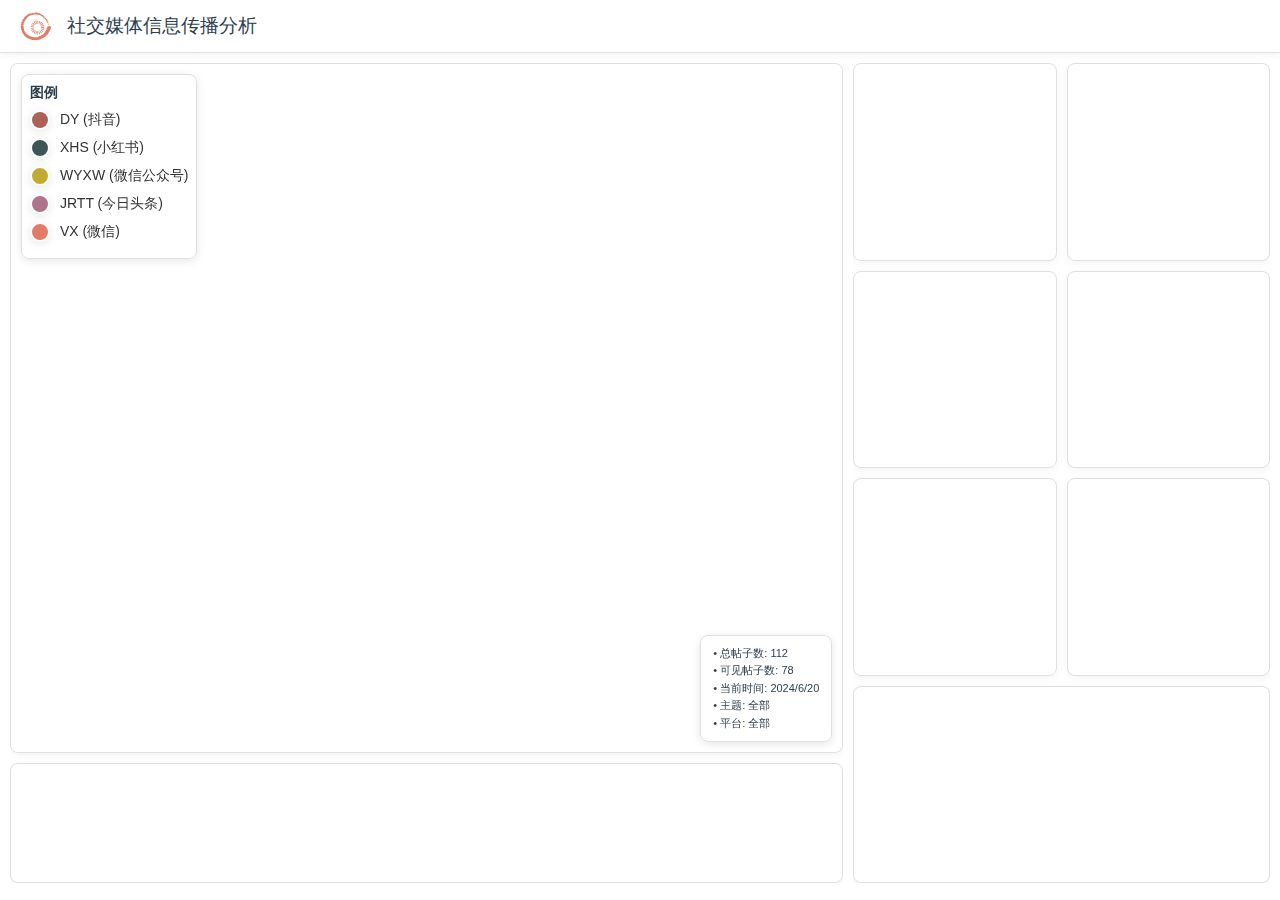
<file: index.html>
<!DOCTYPE html>
<html lang="en">
<head>
    <meta charset="UTF-8">
    <meta name="viewport" content="width=device-width, initial-scale=1.0">
    <title>Social Media Information Propagation Analysis</title>
    <link rel="stylesheet" href="css/style.css">
    <script src="https://d3js.org/d3.v7.min.js"></script>
    <script src="js/dataMapping.js"></script>
</head>
<body>
    <div class="container">
        <header>
            <div class="header-content">
                <img src="image/logo.svg" alt="Logo" class="logo">
                <h1>社交媒体信息传播分析</h1>
            </div>
        </header>
        
        <main>
            <div class="main-content">
                <div class="left-panel">
                    <div class="visualization-container">
                        <div id="main-visualization">
                            <div class="legend">
                                <h3>图例</h3>
                                <div class="legend-item">
                                    <span class="legend-color" style="background-color: #AC6158;"></span>
                                    <span>DY (抖音)</span>
                                </div>
                                <div class="legend-item">
                                    <span class="legend-color" style="background-color: #3E5555;"></span>
                                    <span>XHS (小红书)</span>
                                </div>
                                <div class="legend-item">
                                    <span class="legend-color" style="background-color: #C3AB32;"></span>
                                    <span>WYXW (微信公众号)</span>
                                </div>
                                <div class="legend-item">
                                    <span class="legend-color" style="background-color: #AD748C;"></span>
                                    <span>JRTT (今日头条)</span>
                                </div>
                                <div class="legend-item">
                                    <span class="legend-color" style="background-color: #E17D66;"></span>
                                    <span>VX (微信)</span>
                                </div>
                            </div>
                            <div class="info-box">
                                <div>• 总帖子数: 112</div>
                                <div>• 可见帖子数: 78</div>
                                <div>• 当前时间: 2024/6/20</div>
                                <div>• 主题: 全部</div>
                                <div>• 平台: 全部</div>
                            </div>
                        </div>
                    </div>
                    
                    <div class="time-trend-container">
                        <div class="auxiliary-panel">
                            <div id="time-trend-chart"></div>
                        </div>
                    </div>
                </div>
                
                <div class="right-panel">
                    <div class="auxiliary-views">
                        <div class="auxiliary-panel">
                            <div id="platform-chart"></div>
                        </div>
                        <div class="auxiliary-panel">
                            <div id="content-chart"></div>
                        </div>
                        <div class="auxiliary-panel">
                            <div id="event-subjects-chart"></div>
                        </div>
                        <div class="auxiliary-panel">
                            <div id="post-positions-chart"></div>
                        </div>
                        <div class="auxiliary-panel">
                            <div id="emotion-types-chart"></div>
                        </div>
                        <div class="auxiliary-panel">
                            <div id="user-types-chart"></div>
                        </div>
                        <div class="auxiliary-panel" style="grid-column: span 2;">
                            <div id="geographic-chart"></div>
                        </div>
                    </div>
                </div>
            </div>
        </main>
    </div>
    
    <script src="js/main.js"></script>
    <script src="js/PlatformChart.js"></script>
    <script src="js/TimeTrendChart.js"></script>
    <script src="js/ContentChart.js"></script>
    <script src="js/EventSubjectsChart.js"></script>
    <script src="js/PostPositionsChart.js"></script>
    <script src="js/EmotionTypesChart.js"></script>
    <script src="js/UserTypesChart.js"></script>
    <script src="js/GeographicChart.js"></script>
</body>
</html>
</file>
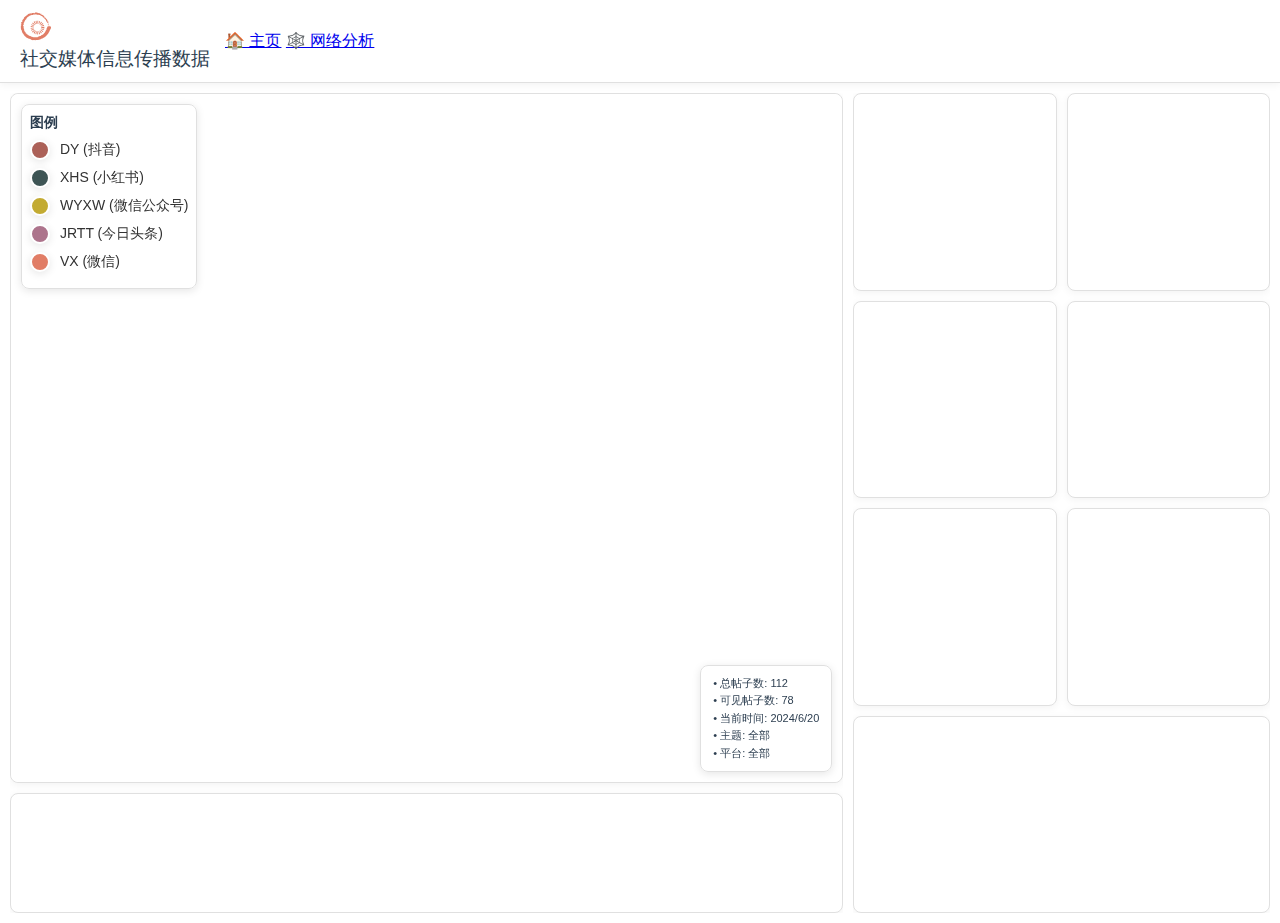
<file: data_visualization.html>
<!DOCTYPE html>
<html lang="en">
<head>
    <meta charset="UTF-8">
    <meta name="viewport" content="width=device-width, initial-scale=1.0">
    <title>Social Media Information Propagation Analysis</title>
    <link rel="stylesheet" href="css/style.css">
    <script src="https://d3js.org/d3.v7.min.js"></script>
    <script src="js/dataMapping.js"></script>
</head>
<body>
    <div class="container">
        <header>
            <div class="header-content">
                <div class="logo-title">
                    <img src="image/logo.svg" alt="Logo" class="logo">
                    <h1>社交媒体信息传播数据</h1>
                </div>
                <nav class="nav-links">
                    <a href="index.html" class="nav-link">🏠 主页</a>
                    <a href="network_visualization.html" class="nav-link">🕸️ 网络分析</a>
                </nav>
            </div>
        </header>
        
        <main>
            <div class="main-content">
                <div class="left-panel">
                    <div class="visualization-container">
                        <div id="main-visualization">
                            <div class="legend">
                                <h3>图例</h3>
                                <div class="legend-item">
                                    <span class="legend-color" style="background-color: #AC6158;"></span>
                                    <span>DY (抖音)</span>
                                </div>
                                <div class="legend-item">
                                    <span class="legend-color" style="background-color: #3E5555;"></span>
                                    <span>XHS (小红书)</span>
                                </div>
                                <div class="legend-item">
                                    <span class="legend-color" style="background-color: #C3AB32;"></span>
                                    <span>WYXW (微信公众号)</span>
                                </div>
                                <div class="legend-item">
                                    <span class="legend-color" style="background-color: #AD748C;"></span>
                                    <span>JRTT (今日头条)</span>
                                </div>
                                <div class="legend-item">
                                    <span class="legend-color" style="background-color: #E17D66;"></span>
                                    <span>VX (微信)</span>
                                </div>
                            </div>
                            <div class="info-box">
                                <div>• 总帖子数: 112</div>
                                <div>• 可见帖子数: 78</div>
                                <div>• 当前时间: 2024/6/20</div>
                                <div>• 主题: 全部</div>
                                <div>• 平台: 全部</div>
                            </div>
                        </div>
                    </div>
                    
                    <div class="time-trend-container">
                        <div class="auxiliary-panel">
                            <div id="time-trend-chart"></div>
                        </div>
                    </div>
                </div>
                
                <div class="right-panel">
                    <div class="auxiliary-views">
                        <div class="auxiliary-panel">
                            <div id="platform-chart"></div>
                        </div>
                        <div class="auxiliary-panel">
                            <div id="content-chart"></div>
                        </div>
                        <div class="auxiliary-panel">
                            <div id="event-subjects-chart"></div>
                        </div>
                        <div class="auxiliary-panel">
                            <div id="post-positions-chart"></div>
                        </div>
                        <div class="auxiliary-panel">
                            <div id="emotion-types-chart"></div>
                        </div>
                        <div class="auxiliary-panel">
                            <div id="user-types-chart"></div>
                        </div>
                        <div class="auxiliary-panel" style="grid-column: span 2;">
                            <div id="geographic-chart"></div>
                        </div>
                    </div>
                </div>
            </div>
        </main>
    </div>
    
    <script src="js/main.js"></script>
    <script src="js/PlatformChart.js"></script>
    <script src="js/TimeTrendChart.js"></script>
    <script src="js/ContentChart.js"></script>
    <script src="js/EventSubjectsChart.js"></script>
    <script src="js/PostPositionsChart.js"></script>
    <script src="js/EmotionTypesChart.js"></script>
    <script src="js/UserTypesChart.js"></script>
    <script src="js/GeographicChart.js"></script>
</body>
</html>
</file>
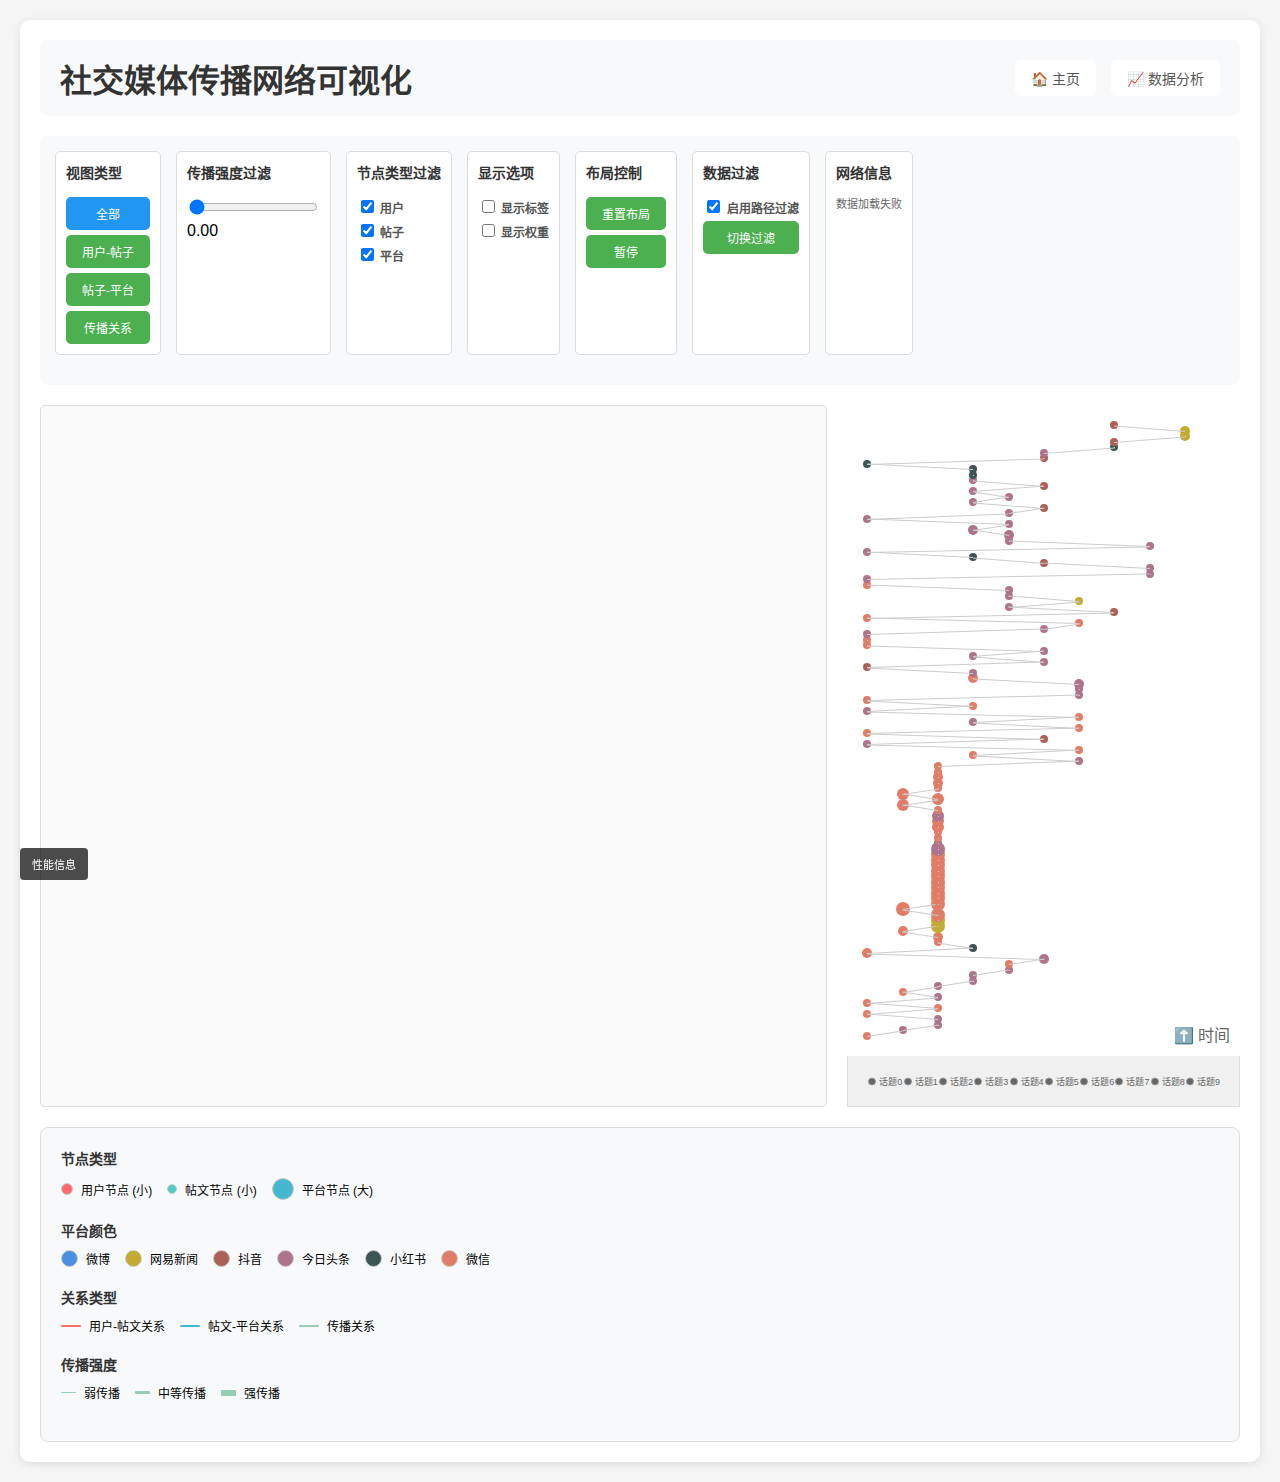
<file: network_visualization.html>
<!DOCTYPE html>
<html lang="zh-CN">
<head>
    <meta charset="UTF-8">
    <meta name="viewport" content="width=device-width, initial-scale=1.0">
    <title>社交媒体传播网络可视化</title>
    <script src="https://d3js.org/d3.v7.min.js"></script>
    <style>
        body {
            margin: 0;
            padding: 20px;
            font-family: 'Arial', sans-serif;
            background-color: #f5f5f5;
        }
        
        .container {
            max-width: 1400px;
            margin: 0 auto;
            background: white;
            border-radius: 10px;
            box-shadow: 0 2px 10px rgba(0,0,0,0.1);
            padding: 20px;
        }
        
        h1 {
            text-align: center;
            color: #333;
            margin-bottom: 20px;
        }
        
        .controls-panel {
            display: flex;
            flex-wrap: wrap;
            gap: 15px;
            margin-bottom: 20px;
            padding: 15px;
            background: #f8f9fa;
            border-radius: 8px;
        }
        
        .control-group {
            display: flex;
            flex-direction: column;
            gap: 5px;
        }
        
        .control-group label {
            font-weight: bold;
            font-size: 12px;
            color: #555;
        }
        
        .control-btn {
            background: #4CAF50;
            color: white;
            border: none;
            padding: 8px 16px;
            border-radius: 5px;
            cursor: pointer;
            font-size: 12px;
            transition: all 0.3s;
        }
        
        .control-btn:hover {
            background: #45a049;
            transform: translateY(-1px);
        }
        
        .control-btn.active {
            background: #2196F3;
        }
        
        .filter-controls {
            display: flex;
            gap: 10px;
            align-items: center;
        }
        
        .filter-controls input, .filter-controls select {
            padding: 5px 8px;
            border: 1px solid #ddd;
            border-radius: 4px;
            font-size: 12px;
        }
        
        .filter-controls label {
            font-size: 12px;
            color: #555;
        }
        

        
        .legend {
            margin-top: 20px;
            padding: 20px;
            background: #f8f9fa;
            border-radius: 8px;
            border: 1px solid #ddd;
        }
        
        .legend-item {
            display: flex;
            align-items: center;
            font-size: 12px;
            margin-bottom: 5px;
            transition: all 0.3s ease;
        }
        
        .legend-item:hover {
            transform: translateY(-1px);
            box-shadow: 0 2px 4px rgba(0,0,0,0.1);
        }
        
        .legend-color {
            display: inline-block;
            border-radius: 50%;
            margin-right: 8px;
            border: 1px solid #ccc;
        }
        
        .legend-line {
            display: inline-block;
            margin-right: 8px;
            border-radius: 1px;
        }
        
        #network-container {
            width: 100%;
            height: 700px;
            border: 1px solid #ddd;
            border-radius: 5px;
            position: relative;
            background: #fafafa;
        }
        
        .tooltip {
            position: absolute;
            background: rgba(0, 0, 0, 0.8);
            color: white;
            padding: 8px 12px;
            border-radius: 4px;
            font-size: 12px;
            pointer-events: none;
            z-index: 1000;
            max-width: 200px;
        }
        
        .performance-info {
            position: fixed;
            bottom: 20px;
            left: 20px;
            background: rgba(0, 0, 0, 0.7);
            color: white;
            padding: 8px 12px;
            border-radius: 4px;
            font-size: 11px;
            z-index: 1000;
        }
        
        .evolution-tree {
            width: 100%;
            height: 100%;
            position: relative;
        }
        
        .tree-node {
            position: absolute;
            width: 8px;
            height: 8px;
            border-radius: 50%;
            cursor: pointer;
            transition: all 0.3s;
        }
        
        .tree-node:hover {
            transform: scale(1.5);
        }
        

        
        .tree-link {
            position: absolute;
            background: #ccc;
            height: 1px;
            transform-origin: left center;
        }
        
        .tree-tooltip {
            position: absolute;
            background: rgba(0, 0, 0, 0.8);
            color: white;
            padding: 8px 12px;
            border-radius: 4px;
            font-size: 11px;
            pointer-events: none;
            z-index: 1000;
            max-width: 200px;
        }
        
        .time-arrow {
            position: absolute;
            bottom: 10px;
            right: 10px;
            font-size: 16px;
            color: #666;
            z-index: 100;
        }
        
        .loading {
            position: absolute;
            top: 50%;
            left: 50%;
            transform: translate(-50%, -50%);
            color: #666;
            font-size: 14px;
        }

        .control-group {
            margin-bottom: 15px;
            padding: 10px;
            background: rgba(255, 255, 255, 0.9);
            border-radius: 5px;
            border: 1px solid #ddd;
        }
        
        .control-group h4 {
            margin: 0 0 10px 0;
            color: #333;
            font-size: 14px;
        }
        
        .query-section {
            display: flex;
            flex-direction: column;
            gap: 8px;
        }
        
        .query-input {
            padding: 8px;
            border: 1px solid #ccc;
            border-radius: 4px;
            font-size: 12px;
        }
        
        .query-btn {
            padding: 6px 12px;
            background: #4CAF50;
            color: white;
            border: none;
            border-radius: 4px;
            cursor: pointer;
            font-size: 12px;
            margin-right: 5px;
        }
        
        .query-btn:hover {
            background: #45a049;
        }
        
        .query-results {
            margin-top: 10px;
            max-height: 200px;
            overflow-y: auto;
            background: #f9f9f9;
            border-radius: 4px;
            padding: 8px;
        }
        
        .query-title {
            font-weight: bold;
            color: #333;
            margin-bottom: 8px;
            font-size: 12px;
        }
        
        .query-result {
            background: white;
            padding: 6px;
            margin-bottom: 4px;
            border-radius: 3px;
            border-left: 3px solid #4CAF50;
            font-size: 11px;
        }
        
        .query-result strong {
            color: #333;
        }
        
        .query-result small {
            color: #666;
        }

        .nav-links {
            display: flex;
            gap: 15px;
        }

        .nav-link {
            padding: 8px 16px;
            background: white;
            color: #555;
            text-decoration: none;
            border-radius: 6px;
            font-size: 14px;
            font-weight: 500;
            transition: all 0.3s ease;
            /* border: 1px solid #6aaeae5b; */
        }

        .nav-link:hover {
            background: #99999937;
            transform: translateY(-1px);
        }
    </style>
</head>
<body>
    <div class="container">
        <header style="background: #f8f9fa; padding: 15px 20px; margin-bottom: 20px; border-radius: 8px; display: flex; justify-content: space-between; align-items: center;">
            <h1 style="margin: 0; color: #333;">社交媒体传播网络可视化</h1>
            <nav style="display: flex; gap: 15px;">
                 <a href="index.html" class="nav-link">🏠 主页</a>
                <a href="data_visualization.html" class="nav-link">📈 数据分析</a>
            </nav>
        </header>
        
        <!-- 控制面板 -->
        <div class="controls-panel">
            <!-- 视图类型 -->
            <div class="control-group">
                <h4>视图类型</h4>
                <button class="control-btn active" onclick="showView('all')">全部</button>
                <button class="control-btn" onclick="showView('user-post')">用户-帖子</button>
                <button class="control-btn" onclick="showView('post-platform')">帖子-平台</button>
                <button class="control-btn" onclick="showView('post-spread')">传播关系</button>
            </div>
            
            <!-- 传播强度过滤 -->
            <div class="control-group">
                <h4>传播强度过滤</h4>
                <input type="range" id="weight-slider" min="0" max="0.22" step="0.01" value="0" class="slider">
                <span id="weight-value">0.00</span>
            </div>
            
            <!-- 节点类型过滤 -->
            <div class="control-group">
                <h4>节点类型过滤</h4>
                <label><input type="checkbox" id="show-users" checked> 用户</label>
                <label><input type="checkbox" id="show-posts" checked> 帖子</label>
                <label><input type="checkbox" id="show-platforms" checked> 平台</label>
            </div>
            
            <!-- 显示选项 -->
            <div class="control-group">
                <h4>显示选项</h4>
                <label><input type="checkbox" id="show-labels"> 显示标签</label>
                <label><input type="checkbox" id="show-weights"> 显示权重</label>
            </div>
            
            <!-- 布局控制 -->
            <div class="control-group">
                <h4>布局控制</h4>
                <button onclick="resetLayout()" class="control-btn">重置布局</button>
                <button id="pause-btn" onclick="toggleSimulation()" class="control-btn">暂停</button>
            </div>
            
            <!-- 数据过滤 -->
            <div class="control-group">
                <h4>数据过滤</h4>
                <label><input type="checkbox" id="enable-path-filter" checked> 启用路径过滤</label>
                <button onclick="togglePathFilter()" class="control-btn">切换过滤</button>
            </div>
            
            <!-- 网络信息 -->
            <div class="control-group">
                <h4>网络信息</h4>
                <div id="network-info" style="font-size: 11px; line-height: 1.3; color: #666;">
                    <div>节点数: <span id="node-count">-</span></div>
                    <div>边数: <span id="edge-count">-</span></div>
                    <div>当前视图: <span id="current-view">-</span></div>
                    <div>用户节点: <span id="user-count">-</span></div>
                    <div>帖文节点: <span id="post-count">-</span></div>
                    <div>平台节点: <span id="platform-count">-</span></div>
                    <div>传播强度阈值: <span id="threshold-display">0.000</span></div>
                </div>
            </div>
            
            <!-- 聚合模式 -->
            <!-- <div class="control-group">
                <h4>聚合模式</h4>
                <button class="control-btn active" onclick="setAggregationMode('none')">无聚合</button>
                <button class="control-btn" onclick="setAggregationMode('community')">社区聚合</button>
                <button class="control-btn" onclick="setAggregationMode('platform')">平台聚合</button>
                <button class="control-btn" onclick="setAggregationMode('user')">用户聚合</button>
                <button class="control-btn" onclick="setAggregationMode('simple')">简单聚合</button>
            </div> -->
        </div>
        
        <div style="display: flex; gap: 20px;">
            <div id="network-container" style="flex: 2;">
                <div class="loading">加载中...</div>
            </div>
            
            <div style="flex: 1; display: flex; flex-direction: column;">
                <div id="evolution-tree-container" style="flex: 1; height: 600px; border: 0px solid #ddd; border-radius: 5px; position: relative;">
                    <div class="loading">加载演化树...</div>
                </div>
                <div id="topic-legend" style="height: 40px; position: relative; background: #f0f0f0; border: 1px solid #ddd; border-top: none; font-size: 11px; padding: 5px;">
                    <!-- 话题图例将通过JavaScript动态生成 -->
                </div>
            </div>
        </div>
        
        <div class="legend">
            <!-- 节点类型图例 -->
            <div style="margin-bottom: 15px;">
                <h4 style="margin: 0 0 10px 0; color: #333; font-size: 14px;">节点类型</h4>
                <div style="display: flex; flex-wrap: wrap; gap: 15px;">
                    <div class="legend-item">
                        <span class="legend-color" style="background: #ff6b6b; width: 10px; height: 10px;"></span>
                        用户节点 (小)
                    </div>
                    <div class="legend-item">
                        <span class="legend-color" style="background: #4ecdc4; width: 8px; height: 8px;"></span>
                        帖文节点 (小)
                    </div>
                    <div class="legend-item">
                        <span class="legend-color" style="background: #45b7d1; width: 20px; height: 20px;"></span>
                        平台节点 (大)
                    </div>
                </div>
            </div>
            
            <!-- 平台颜色图例 -->
            <div style="margin-bottom: 15px;">
                <h4 style="margin: 0 0 10px 0; color: #333; font-size: 14px;">平台颜色</h4>
                <div style="display: flex; flex-wrap: wrap; gap: 15px;">
                    <div class="legend-item">
                        <span class="legend-color" style="background: #4A90E2; width: 15px; height: 15px;"></span>
                        微博
                    </div>
                    <div class="legend-item">
                        <span class="legend-color" style="background: #C3AB32; width: 15px; height: 15px;"></span>
                        网易新闻
                    </div>
                    <div class="legend-item">
                        <span class="legend-color" style="background: #AC6158; width: 15px; height: 15px;"></span>
                        抖音
                    </div>
                    <div class="legend-item">
                        <span class="legend-color" style="background: #AD748C; width: 15px; height: 15px;"></span>
                        今日头条
                    </div>
                    <div class="legend-item">
                        <span class="legend-color" style="background: #3E5555; width: 15px; height: 15px;"></span>
                        小红书
                    </div>
                    <div class="legend-item">
                        <span class="legend-color" style="background: #E17D66; width: 15px; height: 15px;"></span>
                        微信
                    </div>
                </div>
            </div>
            
            <!-- 边类型图例 -->
            <div style="margin-bottom: 15px;">
                <h4 style="margin: 0 0 10px 0; color: #333; font-size: 14px;">关系类型</h4>
                <div style="display: flex; flex-wrap: wrap; gap: 15px;">
                    <div class="legend-item">
                        <span class="legend-line" style="background: #ff6b6b; width: 20px; height: 2px;"></span>
                        用户-帖文关系
                    </div>
                    <div class="legend-item">
                        <span class="legend-line" style="background: #45b7d1; width: 20px; height: 2px;"></span>
                        帖文-平台关系
                    </div>
                    <div class="legend-item">
                        <span class="legend-line" style="background: #96ceb4; width: 20px; height: 2px;"></span>
                        传播关系
                    </div>
                </div>
            </div>
            
            <!-- 传播强度图例 -->
            <div style="margin-bottom: 15px;">
                <h4 style="margin: 0 0 10px 0; color: #333; font-size: 14px;">传播强度</h4>
                <div style="display: flex; flex-wrap: wrap; gap: 15px; align-items: center;">
                    <div class="legend-item">
                        <span class="legend-line" style="background: #96ceb4; width: 15px; height: 1px;"></span>
                        弱传播
                    </div>
                    <div class="legend-item">
                        <span class="legend-line" style="background: #96ceb4; width: 15px; height: 3px;"></span>
                        中等传播
                    </div>
                    <div class="legend-item">
                        <span class="legend-line" style="background: #96ceb4; width: 15px; height: 6px;"></span>
                        强传播
                    </div>
                </div>
            </div>
        </div>
        

        
        <div class="performance-info" id="performance-info">
            性能信息
        </div>
    </div>

    <script>
        // 全局变量
        let networkData = null;
        let simulation = null;
        let svg = null;
        let currentView = 'all';
        let allNodes = [];
        let allLinks = [];
        let filteredNodes = [];
        let filteredLinks = [];
        let tooltip = null;
        let isSimulationRunning = true;
        
        // 演化树相关变量
        let evolutionData = null;
        let treeContainer = null;
        let treeTooltip = null;
        
        // 过滤设置
        let weightThreshold = 0;
        let showUsers = true;
        let showPosts = true;
        let showPlatforms = true;
        let showLabels = false;
        let showWeights = false;
        
        // 聚合设置
        // let aggregationMode = 'none'; // 'none', 'community', 'platform', 'user'
        // let aggregatedNodes = new Map();
        // let aggregatedLinks = [];
        
        // 加载数据
        async function loadData() {
            try {
                // 首先加载路径数据
                const pathsResponse = await fetch('./data/4-1data/paths_data.json');
                const pathsData = await pathsResponse.json();
                console.log('路径数据加载成功:', pathsData);
                
                // 提取所有路径中的帖文ID
                const pathPostIds = new Set();
                pathsData.forEach(path => {
                    if (path.路径 && Array.isArray(path.路径)) {
                        path.路径.forEach(post => {
                            if (post.帖文ID) {
                                pathPostIds.add(post.帖文ID);
                            }
                        });
                    }
                });
                
                console.log('从路径数据中提取的帖文ID数量:', pathPostIds.size);
                console.log('路径帖文ID示例:', Array.from(pathPostIds).slice(0, 5));
                
                // 保存到全局变量
                window.pathPostIds = pathPostIds;
                
                // 初始化演化树
                initializeEvolutionTree();
                
                // 处理演化数据
                evolutionData = processEvolutionData(pathsData);
                console.log('演化数据处理完成:', {
                    totalPosts: evolutionData.posts.length,
                    totalTopics: evolutionData.topics.size
                });
                
                // 绘制演化树
                drawEvolutionTree(evolutionData);
                
                // 生成话题图例
                generateTopicLegend(evolutionData);
                

                
                // 加载网络数据
                const response = await fetch('./data/4-1data/edge_data_complete.json');
                networkData = await response.json();
                console.log('网络数据加载成功:', networkData);
                
                // 传递路径帖文ID进行过滤
                processAllData(pathPostIds);
                initializeVisualization();
            } catch (error) {
                console.error('数据加载失败:', error);
                document.getElementById('network-info').innerHTML = '数据加载失败';
            }
        }
        
        // 处理所有数据
        function processAllData(pathPostIds) {
            const nodes = new Map();
            const links = [];
            
            // 处理所有边类型
            const edgeTypes = {
                'user-post': networkData.edge_index_dict["('user', 'posted', 'post')"],
                'post-platform': networkData.edge_index_dict["('post', 'on_platform', 'platform')"],
                'post-spread': networkData.edge_index_dict["('post', 'spread_to', 'post')"]
            };
            
            const edgeAttrs = {
                'user-post': networkData.edge_attr_dict["('user', 'posted', 'post')"],
                'post-platform': networkData.edge_attr_dict["('post', 'on_platform', 'platform')"],
                'post-spread': networkData.edge_attr_dict["('post', 'spread_to', 'post')"]
            };
            
            console.log('开始处理数据:', {
                edgeTypes: Object.keys(edgeTypes),
                userPostEdges: edgeTypes['user-post'] ? edgeTypes['user-post'].length : 0,
                postPlatformEdges: edgeTypes['post-platform'] ? edgeTypes['post-platform'].length : 0,
                postSpreadEdges: edgeTypes['post-spread'] ? edgeTypes['post-spread'].length : 0,
                pathPostIdsCount: pathPostIds.size
            });
            
            // 处理每种边类型
            Object.keys(edgeTypes).forEach(type => {
                const edges = edgeTypes[type];
                const attrs = edgeAttrs[type];
                
                if (edges && edges.length >= 2) {
                    // 第一个数组是源节点，第二个数组是目标节点
                    const sources = edges[0];
                    const targets = edges[1];
                    
                    console.log(`处理 ${type} 边:`, {
                        sourcesLength: sources.length,
                        targetsLength: targets.length,
                        attrsLength: attrs ? attrs.length : 0
                    });
                    
                    for (let i = 0; i < Math.min(sources.length, targets.length); i++) {
                        const source = sources[i];
                        const target = targets[i];
                        const weight = attrs[i] || 1;
                        
                        // 检查是否包含路径中的帖文ID
                        let shouldInclude = false;
                        
                        // 检查是否启用路径过滤
                        const enableFilter = document.getElementById('enable-path-filter').checked;
                        
                        if (!enableFilter || pathPostIds.size === 0) {
                            // 不启用过滤或路径数据为空，显示所有数据
                            shouldInclude = true;
                        } else {
                            // 启用路径过滤
                            if (type === 'user-post') {
                                // 用户-帖子关系：检查帖子是否在路径中
                                if (pathPostIds.has(target)) {
                                    shouldInclude = true;
                                    // console.log(`包含路径帖文: ${target} (用户-帖子关系)`);
                                }
                            } else if (type === 'post-platform') {
                                // 帖子-平台关系：检查帖子是否在路径中
                                if (pathPostIds.has(source)) {
                                    shouldInclude = true;
                                    // console.log(`包含路径帖文: ${source} (帖子-平台关系)`);
                                }
                            } else if (type === 'post-spread') {
                                // 帖子传播关系：检查源帖子或目标帖子是否在路径中
                                if (pathPostIds.has(source) || pathPostIds.has(target)) {
                                    shouldInclude = true;
                                    // console.log(`包含路径帖文: ${source} -> ${target} (帖子传播关系)`);
                                }
                            }
                        }
                        
                        // 如果包含路径中的帖文，则添加节点和边
                        if (shouldInclude) {
                            // 添加节点
                            if (!nodes.has(source)) {
                                nodes.set(source, createNode(source));
                            }
                            if (!nodes.has(target)) {
                                nodes.set(target, createNode(target));
                            }
                            
                            // 添加边
                            let linkColor = getLinkColor(type);
                            
                            // 如果是贴文-平台关系，使用平台颜色
                            if (type === 'post-platform') {
                                const platformId = target; // 目标节点是平台
                                const platformName = extractPlatformFromPlatformId(platformId);
                                linkColor = getPlatformColorForEvolution(platformName);
                            }
                            
                            links.push({
                                source: source,
                                target: target,
                                type: type,
                                weight: weight,
                                color: linkColor,
                                width: getLinkWidth(type, weight)
                            });
                        }
                    }
                }
            });
            
            allNodes = Array.from(nodes.values());
            allLinks = links;
            
            console.log('处理完成:', {
                totalNodes: allNodes.length,
                totalLinks: allLinks.length,
                pathPostIdsIncluded: allNodes.filter(n => n.type === 'post' && pathPostIds.has(n.id)).length,
                nodeTypes: {
                    user: allNodes.filter(n => n.type === 'user').length,
                    post: allNodes.filter(n => n.type === 'post').length,
                    platform: allNodes.filter(n => n.type === 'platform').length
                },
                linkTypes: {
                    'user-post': allLinks.filter(l => l.type === 'user-post').length,
                    'post-platform': allLinks.filter(l => l.type === 'post-platform').length,
                    'post-spread': allLinks.filter(l => l.type === 'post-spread').length
                }
            });
            
            // 显示一些节点示例
            if (allNodes.length > 0) {
                console.log('节点示例:');
                allNodes.slice(0, 5).forEach(node => {
                    console.log(`  ${node.id} -> ${node.type} (${node.color})`);
                });
            }
        }
        
        // 创建节点
        function createNode(id) {
            const nodeType = getNodeType(id);
            const node = {
                id: id,
                name: id,
                shortName: getShortName(id),
                type: nodeType,
                color: getNodeColor(id),
                size: getNodeSize(id)
            };
            
            // 调试信息：显示前几个节点的类型
            if (Math.random() < 0.01) { // 只显示1%的节点信息，避免日志过多
                console.log(`节点类型判断: ${id} -> ${nodeType} (颜色: ${node.color})`);
            }
            
            return node;
        }
        
        // 初始化可视化
        function initializeVisualization() {
            const container = document.getElementById('network-container');
            const width = container.clientWidth;
            const height = container.clientHeight;
            
            // 移除加载提示
            container.querySelector('.loading').remove();
            
            // 创建SVG
            svg = d3.select('#network-container')
                .append('svg')
                .attr('width', width)
                .attr('height', height);
            
            // 添加缩放功能
            const zoom = d3.zoom()
                .scaleExtent([0.1, 4])
                .on('zoom', (event) => {
                    svg.select('g').attr('transform', event.transform);
                });
            
            svg.call(zoom);
            
            // 创建主组
            const g = svg.append('g');
            
            // 创建工具提示
            tooltip = d3.select('body').append('div')
                .attr('class', 'tooltip')
                .style('opacity', 0);
            
            // 应用过滤并更新显示
            applyFilters();
        }
        
        // 应用过滤
        function applyFilters() {
            // 过滤节点
            filteredNodes = allNodes.filter(node => {
                if (!showUsers && node.type === 'user') return false;
                if (!showPosts && node.type === 'post') return false;
                if (!showPlatforms && node.type === 'platform') return false;
                return true;
            });
            
            // 过滤边
            filteredLinks = allLinks.filter(link => {
                if (link.type === 'post-spread' && link.weight < weightThreshold) return false;
                return true;
            });
            
            // 根据当前视图进一步过滤边
            if (currentView === 'user-post') {
                filteredLinks = filteredLinks.filter(link => link.type === 'user-post');
            } else if (currentView === 'post-platform') {
                filteredLinks = filteredLinks.filter(link => link.type === 'post-platform');
            } else if (currentView === 'post-spread') {
                filteredLinks = filteredLinks.filter(link => link.type === 'post-spread');
            }
            
            // 只保留有连接的节点（但保留孤立节点如果它们被选中）
            const connectedNodes = new Set();
            filteredLinks.forEach(link => {
                connectedNodes.add(link.source);
                connectedNodes.add(link.target);
            });
            
            // 保留有连接的节点，以及当前选中的孤立节点
            filteredNodes = filteredNodes.filter(node => {
                return connectedNodes.has(node.id) || 
                       (node.type === 'user' && showUsers) ||
                       (node.type === 'post' && showPosts) ||
                       (node.type === 'platform' && showPlatforms);
            });
            
            console.log('过滤后:', {
                nodes: filteredNodes.length,
                links: filteredLinks.length,
                connectedNodes: connectedNodes.size
            });
            
            updateVisualization();
        }
        
        // 更新可视化
        function updateVisualization() {
            if (!svg) return;
            
            console.log('更新可视化:', {
                nodes: filteredNodes.length,
                links: filteredLinks.length,
                view: currentView
                // aggregationMode: aggregationMode
            });
            
            const container = document.getElementById('network-container');
            const width = container.clientWidth;
            const height = container.clientHeight;
            
            // 清除现有内容
            svg.selectAll('*').remove();
            
            // 重新添加缩放
            const zoom = d3.zoom()
                .scaleExtent([0.1, 4])
                .on('zoom', (event) => {
                    svg.select('g').attr('transform', event.transform);
                });
            
            svg.call(zoom);
            
            const g = svg.append('g');
            
            // 创建力导向布局
            simulation = d3.forceSimulation(filteredNodes)
                .force('link', d3.forceLink(filteredLinks).id(d => d.id).distance(50))
                .force('charge', d3.forceManyBody().strength(-200))
                .force('center', d3.forceCenter(width / 2, height / 2))
                .force('collision', d3.forceCollide().radius(20));
            
            // 绘制边
            const link = g.append('g')
                .selectAll('line')
                .data(filteredLinks)
                .enter().append('line')
                .attr('stroke', d => d.color)
                .attr('stroke-width', d => d.width)
                .attr('opacity', d => {
                    // 根据边类型设置不同的透明度
                    if (d.type === 'post-spread') {
                        return 0.2; // 传播关系更透明
                    } else if (d.type === 'user-post') {
                        return 0.7; // 用户-帖文关系稍透明
                    } else if (d.type === 'post-platform') {
                        return 0.8; // 帖文-平台关系较清晰
                    }
                    return 0.6; // 默认透明度
                });
            
            // 绘制节点
            const node = g.append('g')
                .selectAll('circle')
                .data(filteredNodes)
                .enter().append('circle')
                .attr('r', d => d.size)
                .attr('fill', d => d.color)
                .attr('stroke', d => {
                    // 为平台节点添加特殊边框
                    if (d.type === 'platform') {
                        if (d.id === 'P_5' || d.id === '微博') {
                            return '#4A90E2'; // 微博蓝色边框
                        } else if (d.id === 'P_1' || d.id === '网易新闻') {
                            return '#C3AB32'; // 网易新闻黄色边框
                        } else if (d.id === 'P_0' || d.id === '抖音') {
                            return '#AC6158'; // 抖音红色边框
                        } else if (d.id === 'P_2' || d.id === '今日头条') {
                            return '#AD748C'; // 今日头条紫色边框
                        } else if (d.id === 'P_4' || d.id === '小红书') {
                            return '#3E5555'; // 小红书深绿色边框
                        } else if (d.id === 'P_3' || d.id === '微信') {
                            return '#E17D66'; // 微信橙色边框
                        }
                        return '#333'; // 其他平台黑色边框
                    }
                    return '#fff';
                })
                .attr('stroke-width', d => {
                    // 为平台节点添加更粗的边框
                    if (d.type === 'platform') {
                        return 3;
                    }
                    return 2;
                })
                .call(d3.drag()
                    .on('start', dragstarted)
                    .on('drag', dragged)
                    .on('end', dragended));
            
            console.log('绘制的节点数:', node.size());
            console.log('绘制的边数:', link.size());
            
            // 添加节点标签
            const label = g.append('g')
                .selectAll('text')
                .data(filteredNodes)
                .enter().append('text')
                .text(d => {
                    if (!showLabels) return '';
                    if (d.count && d.count > 1) {
                        return `${d.shortName} (${d.count})`;
                    }
                    return d.shortName;
                })
                .attr('font-size', '10px')
                .attr('fill', '#333')
                .attr('text-anchor', 'middle')
                .attr('dy', '0.35em');
            
            // 添加边权重标签
            const weightLabel = g.append('g')
                .selectAll('text')
                .data(showWeights ? filteredLinks.filter(d => d.type === 'post-spread' || d.type.includes('link')) : [])
                .enter().append('text')
                .text(d => {
                    if (d.count && d.count > 1) {
                        return `${d.weight.toFixed(3)} (${d.count})`;
                    }
                    return d.weight.toFixed(3);
                })
                .attr('font-size', '8px')
                .attr('fill', '#666')
                .attr('text-anchor', 'middle');
            
            // 添加悬停效果
            node.on('mouseover', function(event, d) {
                d3.select(this).attr('r', d.size * 1.5);
                showTooltip(event, d);
            })
            .on('mouseout', function(event, d) {
                d3.select(this).attr('r', d.size);
                hideTooltip();
            })
            .on('click', function(event, d) {
                // 点击节点时高亮显示
                highlightNode(d);
            });
            
            // 更新位置
            simulation.on('tick', () => {
                link
                    .attr('x1', d => d.source.x)
                    .attr('y1', d => d.source.y)
                    .attr('x2', d => d.target.x)
                    .attr('y2', d => d.target.y);
                
                node
                    .attr('cx', d => d.x)
                    .attr('cy', d => d.y);
                
                label
                    .attr('x', d => d.x)
                    .attr('y', d => d.y);
                
                weightLabel
                    .attr('x', d => (d.source.x + d.target.x) / 2)
                    .attr('y', d => (d.source.y + d.target.y) / 2);
            });
            
            // 更新信息面板
            updateNetworkInfo();
            updatePerformanceInfo();
            
            // 更新动态图例
            updateDynamicLegend();
        }
        
        // 获取节点类型
        function getNodeType(id) {
            // 检查是否为平台节点（P_格式或纯平台名称）
            if (id.startsWith('P_') || ['WB', 'WYXW', 'DY', 'JRTT', 'XHS', 'VX', '微博', '网易新闻', '抖音', '今日头条', '小红书', '微信'].includes(id)) {
                return 'platform';
            }
            
            // 检查是否为帖文节点（时间戳格式）
            if (id.match(/^(VX|JRTT|WB|DY|XHS|WYXW)_\d{8,}_\d+$/)) {
                return 'post';
            }
            
            // 检查是否为用户节点（用户名格式）
            if (id.match(/^(VX|JRTT|WB|DY|XHS|WYXW)_.*_\d+$/)) {
                return 'user';
            }
            
            // 默认返回用户类型
            return 'user';
        }
        
        // 获取节点颜色
        function getNodeColor(id) {
            const type = getNodeType(id);
            
            // 如果是平台节点，按平台颜色编码
            if (type === 'platform') {
                const platform = extractPlatformFromPlatformId(id);
                return getPlatformColorForEvolution(platform);
            }
            
            // 如果是贴文节点，根据平台ID使用平台颜色
            if (type === 'post') {
                // 从贴文ID中提取平台信息
                const platformId = extractPlatformFromPostId(id);
                console.log('贴文节点颜色设置:', id, '-> platformId:', platformId);
                if (platformId) {
                    const color = getPlatformColor(platformId);
                    console.log('贴文节点最终颜色:', id, '->', color);
                    return color;
                }
                return '#4ecdc4'; // 默认颜色
            }
            
            // 其他节点类型保持原色
            switch (type) {
                case 'user': return '#ff6b6b';
                default: return '#95a5a6';
            }
        }
        
        // 从贴文ID提取平台ID
        function extractPlatformFromPostId(postId) {
            // 贴文ID格式通常是: 平台代码_时间戳_序号
            // 例如: DY_202412071736_8, WYXW_202412121506_12
            const parts = postId.split('_');
            if (parts.length >= 1) {
                const platformCode = parts[0];
                // 将平台代码映射到平台ID
                const platformMapping = {
                    'DY': 'P_0',    // 抖音
                    'WYXW': 'P_1',  // 网易新闻
                    'JRTT': 'P_2',  // 今日头条
                    'VX': 'P_3',    // 微信
                    'XHS': 'P_4',   // 小红书
                    'WB': 'P_5'     // 微博
                };
                console.log('platformMapping[platformCode]',platformMapping[platformCode]);
                return platformMapping[platformCode] || null;
            }
            return null;
        }
        
        // 从平台ID提取平台信息
        function extractPlatformFromPlatformId(id) {
            // 平台ID映射关系（支持P_格式和简短代号）
            const platformMapping = {
                'P_0': '抖音',  
                'P_1': '网易新闻', 
                'P_2': '今日头条',  
                'P_3': '微信',  
                'P_4': '小红书', 
                'P_5': '微博',   
                'WB': '微博',   
                'WYXW': '网易新闻',
                'DY': '抖音',   
                'JRTT': '今日头条',
                'XHS': '小红书', 
                'VX': '微信'   
            };
            
            return platformMapping[id] || '未知平台';
        }
        

        
        // 获取节点大小
        function getNodeSize(id) {
            const type = getNodeType(id);
            switch (type) {
                case 'user': return 5; 
                case 'post': return 4;
                case 'platform': return 10;
                default: return 4;
            }
        }
        
        // 获取短名称
        function getShortName(id) {
            // 如果是平台节点，返回完整的平台名称
            if (getNodeType(id) === 'platform') {
                return extractPlatformFromPlatformId(id);
            }
            
            // 其他节点按原逻辑处理
            if (id.length > 12) {
                return id.substring(0, 9) + '...';
            }
            return id;
        }
        
        // 获取边颜色
        function getLinkColor(type) {
            switch (type) {
                case 'user-post': return '#ff6b6b';
                case 'post-platform': return '#45b7d1'; // 贴文-平台关系使用平台颜色
                case 'post-spread': return '#96ceb4';
                default: return '#999';
            }
        }
        
        // 获取边宽度
        function getLinkWidth(type, weight) {
            if (type === 'post-spread') {
                return Math.max(1, weight * 20);
            }
            return 2;
        }
        
        // 拖拽功能
        function dragstarted(event, d) {
            if (!event.active) simulation.alphaTarget(0.3).restart();
            d.fx = d.x;
            d.fy = d.y;
        }
        
        function dragged(event, d) {
            d.fx = event.x;
            d.fy = event.y;
        }
        
        function dragended(event, d) {
            if (!event.active) simulation.alphaTarget(0);
            d.fx = null;
            d.fy = null;
        }
        
        // 工具提示
        function showTooltip(event, d) {
            tooltip.transition()
                .duration(200)
                .style('opacity', .9);
            
            let displayName = d.name;
            // 如果是平台节点，显示完整的平台名称
            if (d.type === 'platform') {
                displayName = extractPlatformFromPlatformId(d.name);
            }
            
            let tooltipContent = `
                <strong>${getNodeTypeName(d.type)}</strong><br>
                ID: ${displayName}<br>
                类型: ${d.type}
            `;
            
            if (d.count && d.count > 1) {
                tooltipContent += `<br>包含节点数: ${d.count}`;
            }
            
            if (d.members && d.members.length > 0) {
                tooltipContent += `<br>成员: ${d.members.slice(0, 3).join(', ')}`;
                if (d.members.length > 3) {
                    tooltipContent += `... (共${d.members.length}个)`;
                }
            }
            
            tooltip.html(tooltipContent)
                .style('left', (event.pageX + 10) + 'px')
                .style('top', (event.pageY - 10) + 'px');
        }
        
        function hideTooltip() {
            tooltip.transition()
                .duration(500)
                .style('opacity', 0);
        }
        
        // 高亮节点
        function highlightNode(selectedNode) {
            // 重置所有节点的样式
            svg.selectAll('circle').attr('opacity', 0.3);
            
            // 高亮选中的节点
            svg.selectAll('circle').filter(d => d.id === selectedNode.id)
                .attr('opacity', 1)
                .attr('r', d => d.size * 2); // 放大选中的节点
            
            // 高亮与选中节点相连的边
            svg.selectAll('line').attr('opacity', 0.1);
            svg.selectAll('line').filter(d => 
                d.source.id === selectedNode.id || d.target.id === selectedNode.id
            ).attr('opacity', 0.9);
            
            // 显示节点信息
            console.log('高亮节点:', selectedNode);
            
            // 3秒后恢复所有节点
            setTimeout(() => {
                svg.selectAll('circle').attr('opacity', 1).attr('r', d => d.size);
                svg.selectAll('line').attr('opacity', 0.6);
            }, 3000);
        }
        
        
        // 更新信息面板
        function updateNetworkInfo() {
            const userNodes = filteredNodes.filter(n => n.type === 'user').length;
            const postNodes = filteredNodes.filter(n => n.type === 'post').length;
            const platformNodes = filteredNodes.filter(n => n.type === 'platform').length;
            const communityNodes = filteredNodes.filter(n => n.type === 'community').length;
            
            // 更新控制面板中的网络信息
            document.getElementById('node-count').textContent = filteredNodes.length;
            document.getElementById('edge-count').textContent = filteredLinks.length;
            document.getElementById('current-view').textContent = getViewName(currentView);
            document.getElementById('user-count').textContent = userNodes;
            document.getElementById('post-count').textContent = postNodes;
            document.getElementById('platform-count').textContent = platformNodes;
            document.getElementById('threshold-display').textContent = weightThreshold.toFixed(3);
        }
        
        // 获取聚合模式名称
        function getAggregationModeName(mode) {
            const names = {
                'none': '无聚合',
                'community': '社区聚合',
                'platform': '平台聚合',
                'user': '用户聚合',
                'simple': '简化聚合'
            };
            return names[mode] || mode;
        }
        
        // 更新性能信息
        function updatePerformanceInfo() {
            const performanceInfo = document.getElementById('performance-info');
            const fps = Math.round(1000 / (Date.now() - (window.lastTime || Date.now())));
            window.lastTime = Date.now();
            
            performanceInfo.innerHTML = `
                节点: ${filteredNodes.length} | 
                边: ${filteredLinks.length}
            `;
        }
        
        // 获取节点类型中文名称
        function getNodeTypeName(type) {
            const names = {
                'user': '用户',
                'post': '帖文',
                'platform': '平台',
                'community': '社区'
            };
            return names[type] || type;
        }
        
        // 获取视图名称
        function getViewName(view) {
            const names = {
                'all': '全部关系',
                'user-post': '用户-帖文',
                'post-platform': '帖文-平台',
                'post-spread': '帖文传播'
            };
            return names[view] || view;
        }
        
        // 切换视图
        function showView(view) {
            currentView = view;
            
            // 更新按钮状态
            document.querySelectorAll('.control-btn').forEach(btn => {
                btn.classList.remove('active');
            });
            event.target.classList.add('active');
            
            // 重新应用过滤（包括视图过滤）
            applyFilters();
        }
        
        // 更新权重过滤
        function updateWeightFilter() {
            weightThreshold = parseFloat(document.getElementById('weight-slider').value);
            document.getElementById('weight-value').textContent = weightThreshold.toFixed(2);
            applyFilters();
        }
        
        // 更新节点过滤
        function updateNodeFilter() {
            showUsers = document.getElementById('show-users').checked;
            showPosts = document.getElementById('show-posts').checked;
            showPlatforms = document.getElementById('show-platforms').checked;
            applyFilters();
        }
        
        // 更新标签显示
        function updateLabels() {
            showLabels = document.getElementById('show-labels').checked;
            updateVisualization();
        }
        
        // 更新权重显示
        function updateWeights() {
            showWeights = document.getElementById('show-weights').checked;
            updateVisualization();
        }

        // 更新聚合计数显示
        // function updateCounts() {
        //     const showCounts = document.getElementById('show-counts').checked;
        //     if (showCounts && aggregationMode !== 'none') {
        //         // 根据聚合模式处理数据
        //         const { aggregatedNodes: nodes, aggregatedLinks: links } = aggregateData();
        //         filteredNodes = nodes;
        //         filteredLinks = links;
        //     } else {
        //         // 取消聚合，恢复原始数据
        //         applyFilters();
        //         return;
        //     }
        //     updateVisualization();
        // }
        
        // 聚合数据
        // function aggregateData() {
        //     const aggregatedNodes = new Map();
        //     const aggregatedLinks = [];
        //     
        //     if (aggregationMode === 'community') {
        //         return aggregateByCommunity();
        //     } else if (aggregationMode === 'platform') {
        //         return aggregateByPlatform();
        //     } else if (aggregationMode === 'user') {
        //         return aggregateByUser();
        //     } else if (aggregationMode === 'simple') {
        //         return aggregateBySimple();
        //     }
        //     
        //     return { aggregatedNodes: [], aggregatedLinks: [] };
        // }
        
        // 按社区聚合
        function aggregateByCommunity() {
            const communities = new Map();
            const communityLinks = new Map();
            
            // 检测社区（基于连接度）
            const nodeCommunities = detectCommunities(filteredNodes, filteredLinks);
            
            // 聚合节点
            filteredNodes.forEach(node => {
                const communityId = nodeCommunities.get(node.id) || 'community_' + node.id.split('_')[0];
                if (!communities.has(communityId)) {
                    communities.set(communityId, {
                        id: communityId,
                        name: `社区 ${communityId}`,
                        shortName: `社区${communityId}`,
                        type: 'community',
                        color: getCommunityColor(communityId),
                        size: 12,
                        count: 0,
                        members: []
                    });
                }
                const community = communities.get(communityId);
                community.count++;
                community.members.push(node.id);
            });
            
            // 聚合边
            filteredLinks.forEach(link => {
                const sourceCommunity = nodeCommunities.get(link.source) || 'community_' + link.source.split('_')[0];
                const targetCommunity = nodeCommunities.get(link.target) || 'community_' + link.target.split('_')[0];
                
                if (sourceCommunity !== targetCommunity) {
                    const linkKey = `${sourceCommunity}-${targetCommunity}`;
                    if (!communityLinks.has(linkKey)) {
                        communityLinks.set(linkKey, {
                            source: communities.get(sourceCommunity),
                            target: communities.get(targetCommunity),
                            type: 'community-link',
                            weight: 0,
                            count: 0,
                            color: '#808080',
                            width: 2
                        });
                    }
                    const communityLink = communityLinks.get(linkKey);
                    communityLink.weight += link.weight;
                    communityLink.count++;
                }
            });
            
            return {
                aggregatedNodes: Array.from(communities.values()),
                aggregatedLinks: Array.from(communityLinks.values())
            };
        }
        
        // 按平台聚合
        function aggregateByPlatform() {
            const platforms = new Map();
            const platformLinks = new Map();
            
            // 聚合节点
            filteredNodes.forEach(node => {
                const platformId = extractPlatform(node.id);
                if (!platforms.has(platformId)) {
                    platforms.set(platformId, {
                        id: platformId,
                        name: platformId,
                        shortName: platformId,
                        type: 'platform',
                        color: getPlatformColorForEvolution(platformId),
                        size: 10,
                        count: 0,
                        members: []
                    });
                }
                const platform = platforms.get(platformId);
                platform.count++;
                platform.members.push(node.id);
            });
            
            // 聚合边
            filteredLinks.forEach(link => {
                const sourcePlatform = extractPlatform(link.source);
                const targetPlatform = extractPlatform(link.target);
                
                if (sourcePlatform !== targetPlatform) {
                    const linkKey = `${sourcePlatform}-${targetPlatform}`;
                    if (!platformLinks.has(linkKey)) {
                        platformLinks.set(linkKey, {
                            source: platforms.get(sourcePlatform),
                            target: platforms.get(targetPlatform),
                            type: 'platform-link',
                            weight: 0,
                            count: 0,
                            color: '#45b7d1',
                            width: 2
                        });
                    }
                    const platformLink = platformLinks.get(linkKey);
                    platformLink.weight += link.weight;
                    platformLink.count++;
                }
            });
            
            return {
                aggregatedNodes: Array.from(platforms.values()),
                aggregatedLinks: Array.from(platformLinks.values())
            };
        }
        
        // 按用户聚合
        function aggregateByUser() {
            const users = new Map();
            const userLinks = new Map();
            
            // 聚合节点
            filteredNodes.forEach(node => {
                const userId = extractUser(node.id);
                if (!users.has(userId)) {
                    users.set(userId, {
                        id: userId,
                        name: userId,
                        shortName: userId,
                        type: 'user',
                        color: '#ff6b6b',
                        size: 8,
                        count: 0,
                        members: []
                    });
                }
                const user = users.get(userId);
                user.count++;
                user.members.push(node.id);
            });
            
            // 聚合边
            filteredLinks.forEach(link => {
                const sourceUser = extractUser(link.source);
                const targetUser = extractUser(link.target);
                
                if (sourceUser !== targetUser) {
                    const linkKey = `${sourceUser}-${targetUser}`;
                    if (!userLinks.has(linkKey)) {
                        userLinks.set(linkKey, {
                            source: users.get(sourceUser),
                            target: users.get(targetUser),
                            type: 'user-link',
                            weight: 0,
                            count: 0,
                            color: '#ff6b6b',
                            width: 2
                        });
                    }
                    const userLink = userLinks.get(linkKey);
                    userLink.weight += link.weight;
                    userLink.count++;
                }
            });
            
            return {
                aggregatedNodes: Array.from(users.values()),
                aggregatedLinks: Array.from(userLinks.values())
            };
        }

        // 简化聚合 (仅用于大量数据)
        function aggregateBySimple() {
            const aggregatedNodes = new Map();
            const aggregatedLinks = [];

            // 聚合节点
            filteredNodes.forEach(node => {
                const id = node.id;
                if (!aggregatedNodes.has(id)) {
                    aggregatedNodes.set(id, {
                        id: id,
                        name: id,
                        shortName: getShortName(id),
                        type: getNodeType(id),
                        color: getNodeColor(id),
                        size: getNodeSize(id),
                        count: 0,
                        members: []
                    });
                }
                const aggNode = aggregatedNodes.get(id);
                aggNode.count++;
                aggNode.members.push(id);
            });

            // 聚合边
            filteredLinks.forEach(link => {
                const source = link.source;
                const target = link.target;
                const weight = link.weight;

                if (!aggregatedNodes.has(source) || !aggregatedNodes.has(target)) {
                    // 如果源或目标节点未聚合，则跳过该边
                    return;
                }

                const sourceAgg = aggregatedNodes.get(source);
                const targetAgg = aggregatedNodes.get(target);

                if (sourceAgg.type === targetAgg.type) { // 同类节点聚合
                    const linkKey = `${sourceAgg.id}-${targetAgg.id}`;
                    if (!aggregatedLinks.some(aggLink => aggLink.source.id === sourceAgg.id && aggLink.target.id === targetAgg.id)) {
                        aggregatedLinks.push({
                            source: sourceAgg,
                            target: targetAgg,
                            type: 'simple-link', // 简化聚合边
                            weight: 0,
                            count: 0,
                            color: getLinkColor(link.type), // 使用原始边颜色
                            width: getLinkWidth(link.type, weight)
                        });
                    }
                    const simpleLink = aggregatedLinks.find(aggLink => aggLink.source.id === sourceAgg.id && aggLink.target.id === targetAgg.id);
                    simpleLink.weight += weight;
                    simpleLink.count++;
                } else { // 不同类节点聚合
                    const linkKey = `${sourceAgg.id}-${targetAgg.id}`;
                    if (!aggregatedLinks.some(aggLink => aggLink.source.id === sourceAgg.id && aggLink.target.id === targetAgg.id)) {
                        aggregatedLinks.push({
                            source: sourceAgg,
                            target: targetAgg,
                            type: 'simple-link', // 简化聚合边
                            weight: 0,
                            count: 0,
                            color: '#808080', // 聚合边颜色
                            width: 2
                        });
                    }
                    const simpleLink = aggregatedLinks.find(aggLink => aggLink.source.id === sourceAgg.id && aggLink.target.id === targetAgg.id);
                    simpleLink.weight += weight;
                    simpleLink.count++;
                }
            });

            return {
                aggregatedNodes: Array.from(aggregatedNodes.values()),
                aggregatedLinks: aggregatedLinks
            };
        }
        
        // 社区检测算法（简化版）
        function detectCommunities(nodes, links) {
            const nodeCommunities = new Map();
            const visited = new Set();
            let communityId = 0;
            
            // 为每个节点分配社区
            nodes.forEach(node => {
                if (!visited.has(node.id)) {
                    const community = new Set();
                    dfs(node.id, links, visited, community);
                    
                    // 为社区分配ID
                    community.forEach(nodeId => {
                        nodeCommunities.set(nodeId, communityId);
                    });
                    communityId++;
                }
            });
            
            return nodeCommunities;
        }
        
        // 深度优先搜索
        function dfs(nodeId, links, visited, community) {
            visited.add(nodeId);
            community.add(nodeId);
            
            // 查找连接的节点
            links.forEach(link => {
                if (link.source === nodeId && !visited.has(link.target)) {
                    dfs(link.target, links, visited, community);
                }
                if (link.target === nodeId && !visited.has(link.source)) {
                    dfs(link.source, links, visited, community);
                }
            });
        }
        
        // 提取平台信息
        function extractPlatform(nodeId) {
            const parts = nodeId.split('_');
            if (parts.length > 0) {
                return parts[0];
            }
            return 'unknown';
        }
        
        // 提取用户信息
        function extractUser(nodeId) {
            const parts = nodeId.split('_');
            if (parts.length > 1) {
                return parts[1];
            }
            return nodeId;
        }
        
        // 获取社区颜色
        function getCommunityColor(communityId) {
            const colors = ['#ff6b6b', '#4ecdc4', '#45b7d1', '#96ceb4', '#feca57', '#ff9ff3', '#54a0ff', '#5f27cd'];
            const index = parseInt(communityId.toString().replace(/\D/g, '')) % colors.length;
            return colors[index];
        }
        
        // 获取平台颜色
        function getPlatformColor(platformId) {
            const platformColors = {
                'P_5': '#4A90E2', // 微博蓝色
                'P_1': '#C3AB32', // 网易新闻黄色
                'P_0': '#AC6158', // 抖音红色
                'P_2': '#AD748C', // 今日头条紫色
                'P_4': '#3E5555', // 小红书深绿色
                'P_3': '#E17D66', // 微信橙色
                '微博': '#4A90E2',
                '微信': '#E17D66',
                '抖音': '#AC6158',
                '今日头条': '#AD748C',
                '小红书': '#3E5555',
                '网易新闻': '#C3AB32'
            };
            console.log('getPlatformColor 输入:', platformId);
            console.log('platformColors[platformId]:', platformColors[platformId]);
            const result = platformColors[platformId] || '#808080';
            console.log('getPlatformColor 输出:', result);
            return result;
        }
        
        // 切换路径过滤
        function togglePathFilter() {
            const enableFilter = document.getElementById('enable-path-filter').checked;
            console.log('路径过滤状态:', enableFilter);
            
            // 重新处理数据
            if (networkData) {
                if (enableFilter && window.pathPostIds) {
                    processAllData(window.pathPostIds);
                } else {
                    processAllData(new Set()); // 空集合表示不过滤
                }
                applyFilters();
            }
        }
        
        // 设置聚合模式
        // function setAggregationMode(mode) {
        //     aggregationMode = mode;
        //     document.querySelectorAll('.control-btn').forEach(btn => {
        //         btn.classList.remove('active');
        //     });
        //     document.querySelector(`.control-btn[onclick="setAggregationMode('${mode}')"]`).classList.add('active');
        //     updateCounts(); // 应用新的聚合模式
        // }
        
        // 重置布局
        function resetLayout() {
            if (simulation) {
                simulation.alpha(1).restart();
            }
        }
        
        // 切换模拟
        function toggleSimulation() {
            if (simulation) {
                if (isSimulationRunning) {
                    simulation.stop();
                } else {
                    simulation.alpha(1).restart();
                }
                isSimulationRunning = !isSimulationRunning;
            }
        }
        
        // 知识图谱查询功能
        function searchNode() {
            const query = document.getElementById('query-input').value.trim();
            if (!query) return;
            
            const results = [];
            
            // 搜索节点
            allNodes.forEach(node => {
                if (node.id.toLowerCase().includes(query.toLowerCase()) ||
                    node.name.toLowerCase().includes(query.toLowerCase())) {
                    results.push({
                        type: 'node',
                        data: node,
                        match: node.id.includes(query) ? 'exact' : 'partial'
                    });
                }
            });
            
            // 搜索边
            allLinks.forEach(link => {
                if (link.source.toLowerCase().includes(query.toLowerCase()) ||
                    link.target.toLowerCase().includes(query.toLowerCase())) {
                    results.push({
                        type: 'link',
                        data: link,
                        match: 'related'
                    });
                }
            });
            
            displayQueryResults(results, `搜索 "${query}" 的结果`);
        }
        
        function findPath() {
            const query = document.getElementById('query-input').value.trim();
            if (!query) return;
            
            const parts = query.split('->');
            if (parts.length !== 2) {
                displayQueryResults([], '请输入格式: 节点A->节点B');
                return;
            }
            
            const source = parts[0].trim();
            const target = parts[1].trim();
            
            // 简单的路径查找（BFS）
            const path = findShortestPath(source, target);
            
            if (path) {
                displayQueryResults([{
                    type: 'path',
                    data: path,
                    match: 'exact'
                }], `从 ${source} 到 ${target} 的路径`);
            } else {
                displayQueryResults([], `未找到从 ${source} 到 ${target} 的路径`);
            }
        }
        
        function findInfluencers() {
            // 查找影响力最大的节点
            const influenceMap = new Map();
            
            // 计算入度（被传播次数）
            allLinks.forEach(link => {
                if (link.type === 'post-spread') {
                    const target = link.target;
                    influenceMap.set(target, (influenceMap.get(target) || 0) + link.weight);
                }
            });
            
            // 排序并取前10个
            const topInfluencers = Array.from(influenceMap.entries())
                .sort((a, b) => b[1] - a[1])
                .slice(0, 10)
                .map(([nodeId, influence]) => ({
                    type: 'influencer',
                    data: { id: nodeId, influence: influence },
                    match: 'top'
                }));
            
            displayQueryResults(topInfluencers, '影响力最大的节点（按传播强度排序）');
        }
        
        function findShortestPath(source, target) {
            // 构建邻接表
            const graph = new Map();
            allLinks.forEach(link => {
                if (!graph.has(link.source)) graph.set(link.source, []);
                if (!graph.has(link.target)) graph.set(link.target, []);
                graph.get(link.source).push(link.target);
            });
            
            // BFS查找最短路径
            const queue = [[source]];
            const visited = new Set([source]);
            
            while (queue.length > 0) {
                const path = queue.shift();
                const current = path[path.length - 1];
                
                if (current === target) {
                    return path;
                }
                
                const neighbors = graph.get(current) || [];
                for (const neighbor of neighbors) {
                    if (!visited.has(neighbor)) {
                        visited.add(neighbor);
                        queue.push([...path, neighbor]);
                    }
                }
            }
            
            return null;
        }
        
        function displayQueryResults(results, title) {
            const resultsDiv = document.getElementById('query-results');
            
            if (results.length === 0) {
                resultsDiv.innerHTML = `<div class="query-result">${title}: 无结果</div>`;
                return;
            }
            
            let html = `<div class="query-title">${title} (${results.length}个结果)</div>`;
            
            results.forEach(result => {
                switch (result.type) {
                    case 'node':
                        html += `<div class="query-result">
                            <strong>节点:</strong> ${result.data.id}<br>
                            <small>类型: ${result.data.type}</small>
                        </div>`;
                        break;
                    case 'link':
                        html += `<div class="query-result">
                            <strong>边:</strong> ${result.data.source} → ${result.data.target}<br>
                            <small>类型: ${result.data.type}, 权重: ${result.data.weight.toFixed(3)}</small>
                        </div>`;
                        break;
                    case 'path':
                        html += `<div class="query-result">
                            <strong>路径:</strong> ${result.data.join(' → ')}<br>
                            <small>长度: ${result.data.length - 1} 跳</small>
                        </div>`;
                        break;
                    case 'influencer':
                        html += `<div class="query-result">
                            <strong>影响力节点:</strong> ${result.data.id}<br>
                            <small>传播强度: ${result.data.influence.toFixed(3)}</small>
                        </div>`;
                        break;
                }
            });
            
            resultsDiv.innerHTML = html;
        }
        
        // 高亮查询结果
        function highlightQueryResults(results) {
            // 清除之前的高亮
            svg.selectAll('circle').attr('stroke', '#fff').attr('stroke-width', 2);
            svg.selectAll('line').attr('stroke-width', d => d.width);
            
            if (!results || results.length === 0) return;
            
            // 高亮相关节点和边
            results.forEach(result => {
                if (result.type === 'node') {
                    svg.selectAll('circle').filter(d => d.id === result.data.id)
                        .attr('stroke', '#ff0000').attr('stroke-width', 4);
                } else if (result.type === 'link') {
                    svg.selectAll('line').filter(d => 
                        d.source === result.data.source && d.target === result.data.target)
                        .attr('stroke-width', d => d.width * 2);
                }
            });
        }
        
        // 初始化演化树
        function initializeEvolutionTree() {
            treeContainer = document.getElementById('evolution-tree-container');
            treeContainer.querySelector('.loading').remove();
            
            // 创建演化树容器
            const treeDiv = document.createElement('div');
            treeDiv.className = 'evolution-tree';
            treeContainer.appendChild(treeDiv);
            
            // 创建工具提示
            treeTooltip = document.createElement('div');
            treeTooltip.className = 'tree-tooltip';
            treeTooltip.style.opacity = '0';
            document.body.appendChild(treeTooltip);
        }
        
        // 处理演化数据
        function processEvolutionData(pathsData) {
            const allPosts = [];
            
            // 提取所有帖子并按时间排序
            pathsData.forEach(path => {
                if (path.路径 && Array.isArray(path.路径)) {
                    path.路径.forEach(post => {
                        if (post.帖文ID && post.时间) {
                            allPosts.push({
                                id: post.帖文ID,
                                time: new Date(post.时间),
                                platform: post.平台,
                                topicId: path.话题编号 || 0
                            });
                        }
                    });
                }
            });
            
            // 按时间排序
            allPosts.sort((a, b) => a.time - b.time);
            
            // 按主题分组
            const topics = new Map();
            allPosts.forEach(post => {
                if (!topics.has(post.topicId)) {
                    topics.set(post.topicId, []);
                }
                topics.get(post.topicId).push(post);
            });
            
            // 识别关键节点
            const keyNodes = identifyKeyNodes(allPosts);
            
            // 计算热度
            const heatMap = calculateHeatMap(allPosts);
            
            return {
                posts: allPosts,
                topics: topics,
                keyNodes: keyNodes,
                heatMap: heatMap
            };
        }
        
        // 识别关键节点
        function identifyKeyNodes(posts) {
            const keyNodes = new Set();
            
            // 第一个帖子作为根节点
            if (posts.length > 0) {
                keyNodes.add(posts[0].id);
            }
            
            // 识别平台转换节点（当话题从一个平台传播到另一个平台时）
            for (let i = 1; i < posts.length; i++) {
                const currentPost = posts[i];
                const prevPost = posts[i - 1];
                
                // 如果平台发生变化，标记为关键节点
                if (currentPost.platform !== prevPost.platform) {
                    keyNodes.add(currentPost.id);
                }
            }
            
            // 每个主题的最后一个帖子作为叶子节点
            const topicLastPosts = new Map();
            posts.forEach(post => {
                if (!topicLastPosts.has(post.topicId) || 
                    post.time > topicLastPosts.get(post.topicId).time) {
                    topicLastPosts.set(post.topicId, post);
                }
            });
            
            topicLastPosts.forEach(post => {
                keyNodes.add(post.id);
            });
            
            return keyNodes;
        }
        
        // 计算热度映射
        function calculateHeatMap(posts) {
            const heatMap = new Map();
            
            // 按时间窗口计算热度
            const timeWindows = new Map();
            const windowSize = 60 * 60 * 1000; // 1小时窗口
            
            posts.forEach(post => {
                const windowKey = Math.floor(post.time.getTime() / windowSize);
                if (!timeWindows.has(windowKey)) {
                    timeWindows.set(windowKey, []);
                }
                timeWindows.get(windowKey).push(post);
            });
            
            // 计算每个帖子的热度（基于时间窗口内的帖子数量）
            posts.forEach(post => {
                const windowKey = Math.floor(post.time.getTime() / windowSize);
                const windowPosts = timeWindows.get(windowKey) || [];
                const heat = windowPosts.length;
                heatMap.set(post.id, heat);
            });
            
            return heatMap;
        }
        
        // 获取平台颜色（用于演化树）
        function getPlatformColorForEvolution(platform) {
            const colors = {
                'DY': '#AC6158',    // 抖音
                'XHS': '#3E5555',   // 小红书
                'WYXW': '#C3AB32',  // 网易新闻
                'JRTT': '#AD748C',  // 今日头条
                'VX': '#E17D66',    // 微信
                'WB': '#4A90E2',    // 微博
                '抖音': '#AC6158',    // 抖音
                '小红书': '#3E5555',   // 小红书
                '网易新闻': '#C3AB32',  // 网易新闻
                '今日头条': '#AD748C',  // 今日头条
                '微信': '#E17D66',    // 微信
                '微博': '#4A90E2'     // 微博
            };
            return colors[platform] || '#95a5a6';
        }
        
        // 生成话题图例
        function generateTopicLegend(evolutionData) {
            const legendContainer = document.getElementById('topic-legend');
            const treeContainer = document.getElementById('evolution-tree-container');
            // 使用与演化树相同的排序方式
            const topics = Array.from(evolutionData.topics.keys()).sort((a, b) => a - b);
            
            legendContainer.innerHTML = '';
            
            // 使用与演化树完全相同的计算方式
            const topicIds = topics;
            // 使用演化树容器的宽度，确保完全对应
            const width = treeContainer.clientWidth;
            const margin = 20;
            const topicScale = (width - 2 * margin) / Math.max(topicIds.length, 1);
            
            topics.forEach((topicId) => {
                const legendItem = document.createElement('div');
                legendItem.style.display = 'flex';
                legendItem.style.alignItems = 'center';
                legendItem.style.gap = '3px';
                legendItem.style.position = 'absolute';
                legendItem.style.top = '50%';
                legendItem.style.transform = 'translateY(-50%)';
                // 使用与演化树完全相同的x坐标计算方式
                const x = margin + (topicIds.indexOf(topicId) * topicScale);
                legendItem.style.left = x + 'px';
                
                const topicDot = document.createElement('div');
                topicDot.style.width = '6px';
                topicDot.style.height = '6px';
                topicDot.style.borderRadius = '50%';
                topicDot.style.backgroundColor = '#666';
                topicDot.style.border = '1px solid #999';
                
                const label = document.createElement('span');
                label.textContent = `话题${topicId}`;
                label.style.fontSize = '9px';
                label.style.color = '#666';
                
                legendItem.appendChild(topicDot);
                legendItem.appendChild(label);
                legendContainer.appendChild(legendItem);
            });
        }
        

        
        // 绘制演化树
        function drawEvolutionTree(evolutionData) {
            const container = document.getElementById('evolution-tree-container');
            const treeDiv = container.querySelector('.evolution-tree');
            treeDiv.innerHTML = '';
            
            const width = container.clientWidth;
            const height = container.clientHeight;
            const margin = 20;
            
            const posts = evolutionData.posts;
            const topics = evolutionData.topics;
            const keyNodes = evolutionData.keyNodes;
            const heatMap = evolutionData.heatMap;
            
            if (posts.length === 0) {
                treeDiv.innerHTML = '<div style="text-align: center; padding: 20px; color: #666;">暂无数据</div>';
                return;
            }
            
            // 计算时间范围
            const timeRange = posts[posts.length - 1].time - posts[0].time;
            const timeScale = (height - 2 * margin) / timeRange;
            
            // 计算主题位置
            const topicIds = Array.from(topics.keys());
            const topicScale = (width - 2 * margin) / Math.max(topicIds.length, 1);
            
            // 绘制节点和连接
            const topicPositions = new Map();
            const platformChanges = new Set();
            
            // 添加时间方向箭头
            const timeArrow = document.createElement('div');
            timeArrow.className = 'time-arrow';
            timeArrow.innerHTML = '⬆️ 时间';
            treeDiv.appendChild(timeArrow);
            
            posts.forEach((post, index) => {
                const x = margin + (topicIds.indexOf(post.topicId) * topicScale);
                // 使用索引而不是时间来计算Y位置，确保间隔一致
                const y = height - margin - (index * (height - 2 * margin) / (posts.length - 1));
                
                // 创建节点
                const node = document.createElement('div');
                node.className = 'tree-node';
                
                // 根据热度调整节点大小
                const heat = heatMap.get(post.id) || 1;
                const size = 6 + Math.min(heat * 2, 8); // 基础大小6px，热度增加最多8px
                node.style.width = size + 'px';
                node.style.height = size + 'px';
                
                node.style.left = (x - size/2) + 'px';
                node.style.top = (y - size/2) + 'px';
                node.style.backgroundColor = getPlatformColorForEvolution(post.platform);
                node.title = `${post.platform}: ${post.id} (热度: ${heat})`;
                
                // 添加悬停效果
                node.addEventListener('mouseover', (e) => {
                    showTreeTooltip(e, post);
                });
                
                node.addEventListener('mouseout', () => {
                    hideTreeTooltip();
                });
                
                treeDiv.appendChild(node);
                
                // 记录主题位置
                if (!topicPositions.has(post.topicId)) {
                    topicPositions.set(post.topicId, { x, y });
                }
                
                // 绘制连接线（如果不是第一个帖子）
                if (index > 0) {
                    const prevPost = posts[index - 1];
                    const prevX = margin + (topicIds.indexOf(prevPost.topicId) * topicScale);
                    const prevY = height - margin - ((index - 1) * (height - 2 * margin) / (posts.length - 1));
                    
                    // 如果主题相同，绘制垂直线
                    if (post.topicId === prevPost.topicId) {
                        const link = document.createElement('div');
                        link.className = 'tree-link';
                        link.style.left = x + 'px';
                        link.style.top = prevY + 'px';
                        link.style.width = '1px';
                        link.style.height = (y - prevY) + 'px';
                        treeDiv.appendChild(link);
                    } else {
                        // 如果主题不同，绘制斜线
                        const link = document.createElement('div');
                        link.className = 'tree-link';
                        link.style.left = prevX + 'px';
                        link.style.top = prevY + 'px';
                        
                        const length = Math.sqrt(Math.pow(x - prevX, 2) + Math.pow(y - prevY, 2));
                        const angle = Math.atan2(y - prevY, x - prevX) * 180 / Math.PI;
                        
                        link.style.width = length + 'px';
                        link.style.transform = `rotate(${angle}deg)`;
                        treeDiv.appendChild(link);
                        
                        // 标记平台转换
                        platformChanges.add(post.id);
                    }
                }
                

            });
        }
        
        // 显示演化树工具提示
        function showTreeTooltip(event, post) {
            treeTooltip.style.opacity = '1';
            treeTooltip.style.left = (event.pageX + 10) + 'px';
            treeTooltip.style.top = (event.pageY - 10) + 'px';
            
            const heat = evolutionData.heatMap.get(post.id) || 1;
            
            treeTooltip.innerHTML = `
                <strong>${post.platform}</strong><br>
                帖文ID: ${post.id}<br>
                时间: ${post.time.toLocaleString()}<br>
                主题: ${post.topicId}<br>
                热度: ${heat}
            `;
        }
        
        // 隐藏演化树工具提示
        function hideTreeTooltip() {
            treeTooltip.style.opacity = '0';
        }
        
        // 更新动态图例
        function updateDynamicLegend() {
            // 统计当前显示的节点类型
            const nodeTypeCounts = {
                user: filteredNodes.filter(n => n.type === 'user').length,
                post: filteredNodes.filter(n => n.type === 'post').length,
                platform: filteredNodes.filter(n => n.type === 'platform').length
            };
            
            // 统计当前显示的边类型
            const linkTypeCounts = {
                'user-post': filteredLinks.filter(l => l.type === 'user-post').length,
                'post-platform': filteredLinks.filter(l => l.type === 'post-platform').length,
                'post-spread': filteredLinks.filter(l => l.type === 'post-spread').length
            };
            
            // 统计平台分布
            const platformCounts = {};
            filteredNodes.filter(n => n.type === 'platform').forEach(node => {
                const platformName = extractPlatformFromPlatformId(node.id);
                platformCounts[platformName] = (platformCounts[platformName] || 0) + 1;
            });
            
            // 更新图例中的计数信息
            updateLegendCounts(nodeTypeCounts, linkTypeCounts, platformCounts);
        }
        
        // 更新图例计数
        function updateLegendCounts(nodeCounts, linkCounts, platformCounts) {
            // 更新节点类型图例
            const nodeLegendItems = document.querySelectorAll('.legend-item');
            nodeLegendItems.forEach(item => {
                const text = item.textContent;
                if (text.includes('用户节点')) {
                    const count = nodeCounts.user || 0;
                    item.innerHTML = item.innerHTML.replace(/用户节点.*/, `用户节点 (小)`);
                    // 添加点击事件
                    item.style.cursor = 'pointer';
                    item.onclick = () => highlightNodeType('user');
                } else if (text.includes('帖文节点')) {
                    const count = nodeCounts.post || 0;
                    item.innerHTML = item.innerHTML.replace(/帖文节点.*/, `帖文节点 (小)`);
                    // 添加点击事件
                    item.style.cursor = 'pointer';
                    item.onclick = () => highlightNodeType('post');
                } else if (text.includes('平台节点')) {
                    const count = nodeCounts.platform || 0;
                    item.innerHTML = item.innerHTML.replace(/平台节点.*/, `平台节点 (大)`);
                    // 添加点击事件
                    item.style.cursor = 'pointer';
                    item.onclick = () => highlightNodeType('platform');
                }
            });
            
            // 更新边类型图例
            const linkLegendItems = document.querySelectorAll('.legend-item');
            linkLegendItems.forEach(item => {
                const text = item.textContent;
                if (text.includes('用户-帖文关系')) {
                    const count = linkCounts['user-post'] || 0;
                    item.innerHTML = item.innerHTML.replace(/用户-帖文关系.*/, `用户-帖文关系`);
                    // 添加点击事件
                    item.style.cursor = 'pointer';
                    item.onclick = () => highlightLinkType('user-post');
                } else if (text.includes('帖文-平台关系')) {
                    const count = linkCounts['post-platform'] || 0;
                    item.innerHTML = item.innerHTML.replace(/帖文-平台关系.*/, `帖文-平台关系`);
                    // 添加点击事件
                    item.style.cursor = 'pointer';
                    item.onclick = () => highlightLinkType('post-platform');
                } else if (text.includes('传播关系')) {
                    const count = linkCounts['post-spread'] || 0;
                    item.innerHTML = item.innerHTML.replace(/传播关系.*/, `传播关系`);
                    // 添加点击事件
                    item.style.cursor = 'pointer';
                    item.onclick = () => highlightLinkType('post-spread');
                }
            });
        }
        
        // 高亮节点类型
        function highlightNodeType(nodeType) {
            // 重置所有节点
            svg.selectAll('circle').attr('opacity', 0.3);
            
            // 高亮指定类型的节点
            svg.selectAll('circle').filter(d => d.type === nodeType)
                .attr('opacity', 1)
                .attr('r', d => d.size * 1.5);
            
            // 3秒后恢复
            setTimeout(() => {
                svg.selectAll('circle').attr('opacity', 1).attr('r', d => d.size);
            }, 3000);
        }
        
        // 高亮边类型
        function highlightLinkType(linkType) {
            // 重置所有边
            svg.selectAll('line').attr('opacity', 0.1);
            
            // 高亮指定类型的边
            svg.selectAll('line').filter(d => d.type === linkType)
                .attr('opacity', 0.8)
                .attr('stroke-width', d => d.width * 2);
            
            // 3秒后恢复
            setTimeout(() => {
                svg.selectAll('line').attr('opacity', d => {
                    // 根据边类型设置不同的透明度
                    if (d.type === 'post-spread') {
                        return 0.3; // 传播关系更透明
                    } else if (d.type === 'user-post') {
                        return 0.7; // 用户-帖文关系稍透明
                    } else if (d.type === 'post-platform') {
                        return 0.8; // 帖文-平台关系较清晰
                    }
                    return 0.6; // 默认透明度
                }).attr('stroke-width', d => d.width);
            }, 3000);
        }
        
        // 页面加载完成后初始化
        document.addEventListener('DOMContentLoaded', function() {
            // 初始化事件监听器
            document.getElementById('weight-slider').addEventListener('input', function() {
                weightThreshold = parseFloat(this.value);
                document.getElementById('weight-value').textContent = weightThreshold.toFixed(2);
                applyFilters();
            });
            
            document.getElementById('show-users').addEventListener('change', function() {
                showUsers = this.checked;
                applyFilters();
            });
            
            document.getElementById('show-posts').addEventListener('change', function() {
                showPosts = this.checked;
                applyFilters();
            });
            
            document.getElementById('show-platforms').addEventListener('change', function() {
                showPlatforms = this.checked;
                applyFilters();
            });
            
            document.getElementById('show-labels').addEventListener('change', function() {
                showLabels = this.checked;
                updateVisualization();
            });
            
            document.getElementById('show-weights').addEventListener('change', function() {
                showWeights = this.checked;
                updateVisualization();
            });
            
            // 加载数据
            loadData();
        });
    </script>
</body>
</html>
</file>
<file: css/style.css>
* {
    margin: 0;
    padding: 0;
    box-sizing: border-box;
}

body {
    font-family: 'Segoe UI', Tahoma, Geneva, Verdana, sans-serif;
    background: #ffffff;
    min-height: 100vh;
    color: #333;
}

.container {
    max-width: 100%;
    margin: 0;
    padding: 0;
}

header {
    background: #ffffff;
    border-bottom: 1px solid #e0e0e0;
    padding: 10px 20px;
    margin-bottom: 0;
    box-shadow: 0 2px 8px rgba(0, 0, 0, 0.05);
}

.header-content {
    display: flex;
    align-items: center;
    gap: 15px;
}

.logo {
    width: 32px;
    height: 32px;
    flex-shrink: 0;
}

header h1 {
    text-align: left;
    color: #2c3e50;
    margin: 0;
    font-size: 1.2em;
    font-weight: 400;
}

.controls {
    display: flex;
    justify-content: space-between;
    align-items: center;
    flex-wrap: wrap;
    gap: 20px;
}

.platform-filter, .timeline-controls {
    display: flex;
    align-items: center;
    gap: 10px;
}

.platform-filter label {
    font-weight: 600;
    color: #34495e;
}

.platform-filter select {
    padding: 8px 12px;
    border: 2px solid #ddd;
    border-radius: 8px;
    background: white;
    font-size: 14px;
    cursor: pointer;
    transition: border-color 0.3s ease;
}

.platform-filter select:focus {
    outline: none;
    border-color: #667eea;
}

.timeline-controls button {
    padding: 8px 16px;
    background: #667eea;
    color: white;
    border: none;
    border-radius: 8px;
    cursor: pointer;
    font-weight: 600;
    transition: background-color 0.3s ease;
}

.timeline-controls button:hover {
    background: #5a6fd8;
}

.timeline-controls input[type="range"] {
    width: 200px;
    height: 6px;
    border-radius: 3px;
    background: #ddd;
    outline: none;
    cursor: pointer;
}

.timeline-controls input[type="range"]::-webkit-slider-thumb {
    appearance: none;
    width: 18px;
    height: 18px;
    border-radius: 50%;
    background: #667eea;
    cursor: pointer;
}

.timeline-controls span {
    font-weight: 600;
    color: #34495e;
    min-width: 50px;
}

main {
    display: flex;
    flex-direction: column;
    height: calc(100vh - 60px);
    overflow: hidden;
}

.main-content {
    display: flex;
    flex: 1;
    gap: 10px;
    padding: 10px;
    overflow: hidden;
    min-height: 500px;
}

.left-panel {
    flex: 2;
    display: flex;
    flex-direction: column;
    gap: 10px;
    height: 100%;
    min-height: 500px;
    overflow: hidden;
}

.right-panel {
    flex: 1;
    overflow: hidden;
}

.visualization-container {
    background: #ffffff;
    border: 1px solid #e0e0e0;
    border-radius: 8px;
    padding: 0;
    margin: 0;
    box-shadow: 0 2px 8px rgba(0, 0, 0, 0.05);
    position: relative;
    flex: 1;
    height: 100%;
    min-height: 400px;
}

#main-visualization {
    width: 100%;
    height: 100%;
    min-height: 400px;
    border-radius: 8px;
    overflow: hidden;
    background: #ffffff;
    position: relative;
    border: none;
}

.legend {
    position: absolute;
    top: 10px;
    left: 10px;
    padding: 8px;
    background: rgba(255, 255, 255, 0.95);
    border-radius: 8px;
    border: 1px solid #e0e0e0;
    z-index: 10;
    backdrop-filter: blur(5px);
    box-shadow: 0 2px 8px rgba(0, 0, 0, 0.1);
}

.legend h3 {
    margin-bottom: 8px;
    color: #2c3e50;
    font-size: 0.9em;
    font-weight: 600;
}

.info-box {
    position: absolute;
    bottom: 10px;
    right: 10px;
    padding: 8px 12px;
    background: rgba(255, 255, 255, 0.95);
    border-radius: 8px;
    border: 1px solid #e0e0e0;
    z-index: 10;
    backdrop-filter: blur(5px);
    box-shadow: 0 2px 8px rgba(0, 0, 0, 0.1);
    font-size: 11px;
    color: #2c3e50;
    line-height: 1.4;
}

.info-box div {
    margin: 2px 0;
}

.legend-item {
    display: flex;
    align-items: center;
    gap: 10px;
    margin-bottom: 8px;
    font-size: 14px;
}

.legend-color {
    width: 20px;
    height: 20px;
    border-radius: 50%;
    border: 2px solid #ffffff;
    box-shadow: 0 2px 8px rgba(0, 0, 0, 0.1);
}

.auxiliary-views {
    display: grid;
    grid-template-columns: 1fr 1fr;
    gap: 10px;
    height: 100%;
    overflow-y: auto;
}

.auxiliary-panel {
    background: #ffffff;
    border: 1px solid #e0e0e0;
    border-radius: 8px;
    padding: 8px;
    box-shadow: 0 2px 8px rgba(0, 0, 0, 0.05);
    transition: box-shadow 0.2s ease;
    min-height: 150px;
}

.time-trend-container {
    background: #ffffff;
    border: 1px solid #e0e0e0;
    border-radius: 8px;
    padding: 10px;
    box-shadow: 0 2px 8px rgba(0, 0, 0, 0.05);
    height: 120px;
    min-height: 120px;
}

.time-trend-container .auxiliary-panel {
    margin: 0;
    height: 100%;
    background: transparent;
    border: none;
    box-shadow: none;
    padding: 0;
}

.auxiliary-panel h3 {
    color: #2c3e50;
    margin-bottom: 10px;
    font-size: 1.1em;
    font-weight: 600;
}

#platform-chart, #content-chart, #event-subjects-chart, #post-positions-chart, #emotion-types-chart, #user-types-chart {
    height: 120px;
    width: 100%;
}

#geographic-chart {
    height: 120px;
    width: 100%;
}

#time-trend-chart {
    height: 100%;
    width: 100%;
}

#data-analysis {
    height: 200px;
    width: 100%;
    overflow-y: auto;
    padding: 10px;
    background: rgba(255, 255, 255, 0.8);
    border-radius: 8px;
    border: 1px solid #e9ecef;
}

.analysis-section {
    margin-bottom: 15px;
    padding: 8px;
    background: rgba(255, 255, 255, 0.6);
    border-radius: 6px;
    border-left: 3px solid #667eea;
}

.analysis-section h5 {
    margin: 0 0 8px 0;
    color: #2c3e50;
    font-size: 14px;
    font-weight: 600;
}

.analysis-section div {
    font-size: 12px;
    color: #34495e;
    margin: 2px 0;
    padding: 2px 0;
}

/* Node styles */
.node {
    cursor: pointer;
    transition: all 0.3s ease;
}

.node:hover {
    stroke-width: 3px;
}

.node.topic {
    fill: rgba(255, 255, 255, 0.9);
    stroke: #2c3e50;
    stroke-width: 2px;
}

.node.post {
    stroke: white;
    stroke-width: 2px;
}

.node.post:hover {
    stroke-width: 4px;
}

/* Link styles */
.link {
    stroke: #bdc3c7;
    stroke-width: 2px;
    opacity: 0.6;
    transition: opacity 0.3s ease;
}

.link:hover {
    opacity: 1;
    stroke-width: 3px;
}

/* Text styles */
.node-label {
    font-size: 12px;
    font-weight: 600;
    text-anchor: middle;
    pointer-events: none;
    fill: #2c3e50;
}

.topic-label {
    font-size: 14px;
    font-weight: 700;
}

/* Animation classes */
.fade-in {
    animation: fadeIn 0.5s ease-in;
}

@keyframes fadeIn {
    from { opacity: 0; transform: scale(0.8); }
    to { opacity: 1; transform: scale(1); }
}

.pulse {
    animation: pulse 2s infinite;
}

@keyframes pulse {
    0% { transform: scale(1); }
    50% { transform: scale(1.05); }
    100% { transform: scale(1); }
}

/* Responsive design */
@media (max-width: 1200px) {
    main {
        grid-template-columns: 1fr;
    }
    
    .controls {
        flex-direction: column;
        align-items: stretch;
    }
    
    .platform-filter, .timeline-controls {
        justify-content: center;
    }
}

@media (max-width: 768px) {
    .container {
        padding: 10px;
    }
    
    .main-content {
        padding: 10px;
    }
    
    header h1 {
        font-size: 2em;
    }
    
    #main-visualization {
        height: 400px;
    }
    
    .auxiliary-panel {
        padding: 15px;
    }
} 

/* Tooltip styles */
.tooltip {
    position: absolute;
    background: rgba(0, 0, 0, 0.9);
    color: white;
    padding: 10px;
    border-radius: 8px;
    font-size: 12px;
    pointer-events: none;
    z-index: 1000;
    box-shadow: 0 4px 12px rgba(0, 0, 0, 0.3);
    border: 1px solid rgba(255, 255, 255, 0.2);
    backdrop-filter: blur(10px);
    max-width: 250px;
    word-wrap: break-word;
    white-space: normal;
    overflow: visible;
    text-overflow: clip;
}

.tooltip strong {
    color: #667eea;
    font-weight: 600;
}

/* Chart container improvements */
#platform-chart, #time-trend-chart, #content-chart, #event-subjects-chart, 
#post-positions-chart, #emotion-types-chart, #user-types-chart {
    height: 150px;
    width: 100%;
    border-radius: 8px;
    overflow: hidden;
    background: transparent;
    transition: all 0.3s ease;
}

#geographic-chart {
    height: 150px;
    width: 100%;
    border-radius: 8px;
    overflow: hidden;
    background: transparent;
    transition: all 0.3s ease;
}

/* Grid line improvements */
.grid line {
    stroke: #ddd;
    stroke-opacity: 0.7;
}

.grid path {
    stroke-width: 0;
}

/* Axis improvements */
.auxiliary-panel svg text {
    font-family: 'Segoe UI', Tahoma, Geneva, Verdana, sans-serif;
}

/* Animation for chart elements */
.auxiliary-panel svg rect,
.auxiliary-panel svg path,
.auxiliary-panel svg circle {
    transition: all 0.3s ease;
}

/* Responsive improvements for charts */
@media (max-width: 768px) {
    #platform-chart, #content-chart, #event-subjects-chart, 
    #post-positions-chart, #emotion-types-chart, #user-types-chart {
        height: 120px;
    }
    
    #time-trend-chart {
        height: 25px;
    }
    
    .auxiliary-panel {
        padding: 15px;
    }
    
    .auxiliary-panel h3 {
        font-size: 1.1em;
    }
}
</file>
